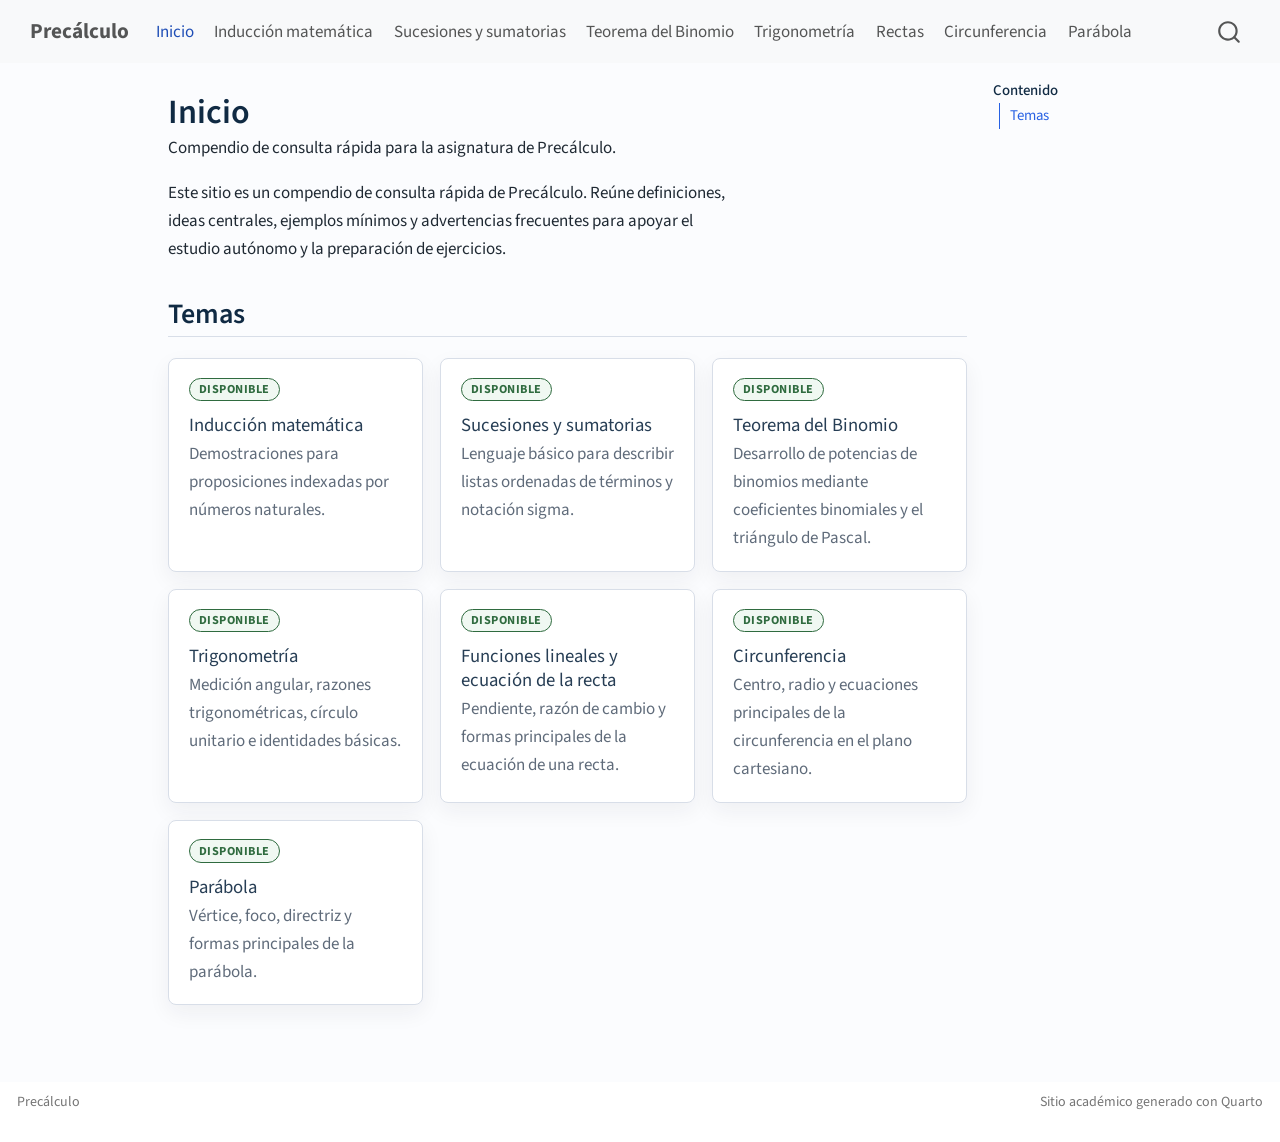
<file: docs/index.html>
<!DOCTYPE html>
<html xmlns="http://www.w3.org/1999/xhtml" lang="es" xml:lang="es"><head>

<meta charset="utf-8">
<meta name="generator" content="quarto-1.9.37">

<meta name="viewport" content="width=device-width, initial-scale=1.0, user-scalable=yes">

<meta name="description" content="Compendio de consulta rápida para la asignatura de Precálculo.">

<title>Inicio – Precálculo</title>
<style>
/* Default styles provided by pandoc.
** See https://pandoc.org/MANUAL.html#variables-for-html for config info.
*/
code{white-space: pre-wrap;}
span.smallcaps{font-variant: small-caps;}
div.columns{display: flex; gap: min(4vw, 1.5em);}
div.column{flex: auto; overflow-x: auto;}
div.hanging-indent{margin-left: 1.5em; text-indent: -1.5em;}
ul.task-list{list-style: none;}
ul.task-list li input[type="checkbox"] {
  width: 0.8em;
  margin: 0 0.8em 0.2em -1em; /* quarto-specific, see https://github.com/quarto-dev/quarto-cli/issues/4556 */ 
  vertical-align: middle;
}
</style>


<script src="site_libs/quarto-nav/quarto-nav.js"></script>
<script src="site_libs/quarto-nav/headroom.min.js"></script>
<script src="site_libs/clipboard/clipboard.min.js"></script>
<script src="site_libs/quarto-search/autocomplete.umd.js"></script>
<script src="site_libs/quarto-search/fuse.min.js"></script>
<script src="site_libs/quarto-search/quarto-search.js"></script>
<meta name="quarto:offset" content="./">
<script src="site_libs/quarto-html/quarto.js" type="module"></script>
<script src="site_libs/quarto-html/tabsets/tabsets.js" type="module"></script>
<script src="site_libs/quarto-html/popper.min.js"></script>
<script src="site_libs/quarto-html/tippy.umd.min.js"></script>
<script src="site_libs/quarto-html/anchor.min.js"></script>
<link href="site_libs/quarto-html/tippy.css" rel="stylesheet">
<link href="site_libs/quarto-html/quarto-syntax-highlighting-7f8f88aac4f3542376d5c11b86a4c14d.css" rel="stylesheet" id="quarto-text-highlighting-styles">
<script src="site_libs/bootstrap/bootstrap.min.js"></script>
<link href="site_libs/bootstrap/bootstrap-icons.css" rel="stylesheet">
<link href="site_libs/bootstrap/bootstrap-a0f9fd0d421825b736dc1bbcbcba2219.min.css" rel="stylesheet" append-hash="true" id="quarto-bootstrap" data-mode="light">
<script id="quarto-search-options" type="application/json">{
  "location": "navbar",
  "copy-button": false,
  "collapse-after": 3,
  "panel-placement": "end",
  "type": "overlay",
  "limit": 50,
  "keyboard-shortcut": [
    "f",
    "/",
    "s"
  ],
  "show-item-context": false,
  "language": {
    "search-no-results-text": "No se han encontrado resultados",
    "search-matching-documents-text": "documentos encontrados",
    "search-copy-link-title": "Copiar el enlace en la búsqueda",
    "search-hide-matches-text": "Ocultar resultados adicionales",
    "search-more-match-text": "resultado adicional en este documento",
    "search-more-matches-text": "resultados adicionales en este documento",
    "search-clear-button-title": "Borrar",
    "search-text-placeholder": "",
    "search-detached-cancel-button-title": "Cancelar",
    "search-submit-button-title": "Enviar",
    "search-label": "Buscar"
  }
}</script>


<link rel="stylesheet" href="styles/custom.css">
</head>

<body class="nav-fixed quarto-light">

<div id="quarto-search-results"></div>
  <header id="quarto-header" class="headroom fixed-top">
    <nav class="navbar navbar-expand-lg " data-bs-theme="dark">
      <div class="navbar-container container-fluid">
      <div class="navbar-brand-container mx-auto">
    <a class="navbar-brand" href="./index.html">
    <span class="navbar-title">Precálculo</span>
    </a>
  </div>
            <div id="quarto-search" class="" title="Buscar"></div>
          <button class="navbar-toggler" type="button" data-bs-toggle="collapse" data-bs-target="#navbarCollapse" aria-controls="navbarCollapse" role="menu" aria-expanded="false" aria-label="Navegación de palanca" onclick="if (window.quartoToggleHeadroom) { window.quartoToggleHeadroom(); }">
  <span class="navbar-toggler-icon"></span>
</button>
          <div class="collapse navbar-collapse" id="navbarCollapse">
            <ul class="navbar-nav navbar-nav-scroll me-auto">
  <li class="nav-item">
    <a class="nav-link active" href="./index.html" aria-current="page"> 
<span class="menu-text">Inicio</span></a>
  </li>  
  <li class="nav-item">
    <a class="nav-link" href="./temas/induccion.html"> 
<span class="menu-text">Inducción matemática</span></a>
  </li>  
  <li class="nav-item">
    <a class="nav-link" href="./temas/sucesiones-sumatorias.html"> 
<span class="menu-text">Sucesiones y sumatorias</span></a>
  </li>  
  <li class="nav-item">
    <a class="nav-link" href="./temas/teorema-binomio.html"> 
<span class="menu-text">Teorema del Binomio</span></a>
  </li>  
  <li class="nav-item">
    <a class="nav-link" href="./temas/trigonometria.html"> 
<span class="menu-text">Trigonometría</span></a>
  </li>  
  <li class="nav-item">
    <a class="nav-link" href="./temas/funciones-lineales-recta.html"> 
<span class="menu-text">Rectas</span></a>
  </li>  
  <li class="nav-item">
    <a class="nav-link" href="./temas/circunferencia.html"> 
<span class="menu-text">Circunferencia</span></a>
  </li>  
  <li class="nav-item">
    <a class="nav-link" href="./temas/parabola.html"> 
<span class="menu-text">Parábola</span></a>
  </li>  
</ul>
          </div> <!-- /navcollapse -->
            <div class="quarto-navbar-tools">
</div>
      </div> <!-- /container-fluid -->
    </nav>
</header>
<!-- content -->
<div id="quarto-content" class="quarto-container page-columns page-rows-contents page-layout-article page-navbar">
<!-- sidebar -->
<!-- margin-sidebar -->
    <div id="quarto-margin-sidebar" class="sidebar margin-sidebar">
        <nav id="TOC" role="doc-toc" class="toc-active">
    <h2 id="toc-title">Contenido</h2>
   
  <ul>
  <li><a href="#temas" id="toc-temas" class="nav-link active" data-scroll-target="#temas">Temas</a></li>
  </ul>
</nav>
    </div>
<!-- main -->
<main class="content" id="quarto-document-content">

<header id="title-block-header" class="quarto-title-block default">
<div class="quarto-title">
<h1 class="title">Inicio</h1>
</div>

<div>
  <div class="description">
    Compendio de consulta rápida para la asignatura de Precálculo.
  </div>
</div>


<div class="quarto-title-meta">

    
  
    
  </div>
  


</header>


<p>Este sitio es un compendio de consulta rápida de Precálculo. Reúne definiciones, ideas centrales, ejemplos mínimos y advertencias frecuentes para apoyar el estudio autónomo y la preparación de ejercicios.</p>
<section id="temas" class="level2">
<h2 class="anchored" data-anchor-id="temas">Temas</h2>
<div class="topic-grid">
<div class="topic-card is-available">
<p class="topic-status">
Disponible
</p>
<section id="inducción-matemática" class="level3">
<h3 class="anchored" data-anchor-id="inducción-matemática"><a href="./temas/induccion.html">Inducción matemática</a></h3>
<p>Demostraciones para proposiciones indexadas por números naturales.</p>
</section>
</div>
<div class="topic-card is-available">
<p class="topic-status">
Disponible
</p>
<section id="sucesiones-y-sumatorias" class="level3">
<h3 class="anchored" data-anchor-id="sucesiones-y-sumatorias"><a href="./temas/sucesiones-sumatorias.html">Sucesiones y sumatorias</a></h3>
<p>Lenguaje básico para describir listas ordenadas de términos y notación sigma.</p>
</section>
</div>
<div class="topic-card is-available">
<p class="topic-status">
Disponible
</p>
<section id="teorema-del-binomio" class="level3">
<h3 class="anchored" data-anchor-id="teorema-del-binomio"><a href="./temas/teorema-binomio.html">Teorema del Binomio</a></h3>
<p>Desarrollo de potencias de binomios mediante coeficientes binomiales y el triángulo de Pascal.</p>
</section>
</div>
<div class="topic-card is-available">
<p class="topic-status">
Disponible
</p>
<section id="trigonometría" class="level3">
<h3 class="anchored" data-anchor-id="trigonometría"><a href="./temas/trigonometria.html">Trigonometría</a></h3>
<p>Medición angular, razones trigonométricas, círculo unitario e identidades básicas.</p>
</section>
</div>
<div class="topic-card is-available">
<p class="topic-status">
Disponible
</p>
<section id="funciones-lineales-y-ecuación-de-la-recta" class="level3">
<h3 class="anchored" data-anchor-id="funciones-lineales-y-ecuación-de-la-recta"><a href="./temas/funciones-lineales-recta.html">Funciones lineales y ecuación de la recta</a></h3>
<p>Pendiente, razón de cambio y formas principales de la ecuación de una recta.</p>
</section>
</div>
<div class="topic-card is-available">
<p class="topic-status">
Disponible
</p>
<section id="circunferencia" class="level3">
<h3 class="anchored" data-anchor-id="circunferencia"><a href="./temas/circunferencia.html">Circunferencia</a></h3>
<p>Centro, radio y ecuaciones principales de la circunferencia en el plano cartesiano.</p>
</section>
</div>
<div class="topic-card is-available">
<p class="topic-status">
Disponible
</p>
<section id="parábola" class="level3">
<h3 class="anchored" data-anchor-id="parábola"><a href="./temas/parabola.html">Parábola</a></h3>
<p>Vértice, foco, directriz y formas principales de la parábola.</p>
</section>
</div>
</div>


</section>

</main> <!-- /main -->
<script id="quarto-html-after-body" type="application/javascript">
  window.document.addEventListener("DOMContentLoaded", function (event) {
    const icon = "";
    const anchorJS = new window.AnchorJS();
    anchorJS.options = {
      placement: 'right',
      icon: icon
    };
    anchorJS.add('.anchored');
    const isCodeAnnotation = (el) => {
      for (const clz of el.classList) {
        if (clz.startsWith('code-annotation-')) {                     
          return true;
        }
      }
      return false;
    }
    const onCopySuccess = function(e) {
      // button target
      const button = e.trigger;
      // don't keep focus
      button.blur();
      // flash "checked"
      button.classList.add('code-copy-button-checked');
      var currentTitle = button.getAttribute("title");
      button.setAttribute("title", "Copiado");
      let tooltip;
      if (window.bootstrap) {
        button.setAttribute("data-bs-toggle", "tooltip");
        button.setAttribute("data-bs-placement", "left");
        button.setAttribute("data-bs-title", "Copiado");
        tooltip = new bootstrap.Tooltip(button, 
          { trigger: "manual", 
            customClass: "code-copy-button-tooltip",
            offset: [0, -8]});
        tooltip.show();    
      }
      setTimeout(function() {
        if (tooltip) {
          tooltip.hide();
          button.removeAttribute("data-bs-title");
          button.removeAttribute("data-bs-toggle");
          button.removeAttribute("data-bs-placement");
        }
        button.setAttribute("title", currentTitle);
        button.classList.remove('code-copy-button-checked');
      }, 1000);
      // clear code selection
      e.clearSelection();
    }
    const getTextToCopy = function(trigger) {
      const outerScaffold = trigger.parentElement.cloneNode(true);
      const codeEl = outerScaffold.querySelector('code');
      for (const childEl of codeEl.children) {
        if (isCodeAnnotation(childEl)) {
          childEl.remove();
        }
      }
      return codeEl.innerText;
    }
    const clipboard = new window.ClipboardJS('.code-copy-button:not([data-in-quarto-modal])', {
      text: getTextToCopy
    });
    clipboard.on('success', onCopySuccess);
    if (window.document.getElementById('quarto-embedded-source-code-modal')) {
      const clipboardModal = new window.ClipboardJS('.code-copy-button[data-in-quarto-modal]', {
        text: getTextToCopy,
        container: window.document.getElementById('quarto-embedded-source-code-modal')
      });
      clipboardModal.on('success', onCopySuccess);
    }
      var localhostRegex = new RegExp(/^(?:http|https):\/\/localhost\:?[0-9]*\//);
      var mailtoRegex = new RegExp(/^mailto:/);
        var filterRegex = new RegExp('/' + window.location.host + '/');
      var isInternal = (href) => {
          return filterRegex.test(href) || localhostRegex.test(href) || mailtoRegex.test(href);
      }
      // Inspect non-navigation links and adorn them if external
     var links = window.document.querySelectorAll('a[href]:not(.nav-link):not(.navbar-brand):not(.toc-action):not(.sidebar-link):not(.sidebar-item-toggle):not(.pagination-link):not(.no-external):not([aria-hidden]):not(.dropdown-item):not(.quarto-navigation-tool):not(.about-link)');
      for (var i=0; i<links.length; i++) {
        const link = links[i];
        if (!isInternal(link.href)) {
          // undo the damage that might have been done by quarto-nav.js in the case of
          // links that we want to consider external
          if (link.dataset.originalHref !== undefined) {
            link.href = link.dataset.originalHref;
          }
        }
      }
    function tippyHover(el, contentFn, onTriggerFn, onUntriggerFn) {
      const config = {
        allowHTML: true,
        maxWidth: 500,
        delay: 100,
        arrow: false,
        appendTo: function(el) {
            return el.parentElement;
        },
        interactive: true,
        interactiveBorder: 10,
        theme: 'quarto',
        placement: 'bottom-start',
      };
      if (contentFn) {
        config.content = contentFn;
      }
      if (onTriggerFn) {
        config.onTrigger = onTriggerFn;
      }
      if (onUntriggerFn) {
        config.onUntrigger = onUntriggerFn;
      }
      window.tippy(el, config); 
    }
    const noterefs = window.document.querySelectorAll('a[role="doc-noteref"]');
    for (var i=0; i<noterefs.length; i++) {
      const ref = noterefs[i];
      tippyHover(ref, function() {
        // use id or data attribute instead here
        let href = ref.getAttribute('data-footnote-href') || ref.getAttribute('href');
        try { href = new URL(href).hash; } catch {}
        const id = href.replace(/^#\/?/, "");
        const note = window.document.getElementById(id);
        if (note) {
          return note.innerHTML;
        } else {
          return "";
        }
      });
    }
    const xrefs = window.document.querySelectorAll('a.quarto-xref');
    const processXRef = (id, note) => {
      // Strip column container classes
      const stripColumnClz = (el) => {
        el.classList.remove("page-full", "page-columns");
        if (el.children) {
          for (const child of el.children) {
            stripColumnClz(child);
          }
        }
      }
      stripColumnClz(note)
      if (id === null || id.startsWith('sec-')) {
        // Special case sections, only their first couple elements
        const container = document.createElement("div");
        if (note.children && note.children.length > 2) {
          container.appendChild(note.children[0].cloneNode(true));
          for (let i = 1; i < note.children.length; i++) {
            const child = note.children[i];
            if (child.tagName === "P" && child.innerText === "") {
              continue;
            } else {
              container.appendChild(child.cloneNode(true));
              break;
            }
          }
          if (window.Quarto?.typesetMath) {
            window.Quarto.typesetMath(container);
          }
          return container.innerHTML
        } else {
          if (window.Quarto?.typesetMath) {
            window.Quarto.typesetMath(note);
          }
          return note.innerHTML;
        }
      } else {
        // Remove any anchor links if they are present
        const anchorLink = note.querySelector('a.anchorjs-link');
        if (anchorLink) {
          anchorLink.remove();
        }
        if (window.Quarto?.typesetMath) {
          window.Quarto.typesetMath(note);
        }
        if (note.classList.contains("callout")) {
          return note.outerHTML;
        } else {
          return note.innerHTML;
        }
      }
    }
    for (var i=0; i<xrefs.length; i++) {
      const xref = xrefs[i];
      tippyHover(xref, undefined, function(instance) {
        instance.disable();
        let url = xref.getAttribute('href');
        let hash = undefined; 
        if (url.startsWith('#')) {
          hash = url;
        } else {
          try { hash = new URL(url).hash; } catch {}
        }
        if (hash) {
          const id = hash.replace(/^#\/?/, "");
          const note = window.document.getElementById(id);
          if (note !== null) {
            try {
              const html = processXRef(id, note.cloneNode(true));
              instance.setContent(html);
            } finally {
              instance.enable();
              instance.show();
            }
          } else {
            // See if we can fetch this
            fetch(url.split('#')[0])
            .then(res => res.text())
            .then(html => {
              const parser = new DOMParser();
              const htmlDoc = parser.parseFromString(html, "text/html");
              const note = htmlDoc.getElementById(id);
              if (note !== null) {
                const html = processXRef(id, note);
                instance.setContent(html);
              } 
            }).finally(() => {
              instance.enable();
              instance.show();
            });
          }
        } else {
          // See if we can fetch a full url (with no hash to target)
          // This is a special case and we should probably do some content thinning / targeting
          fetch(url)
          .then(res => res.text())
          .then(html => {
            const parser = new DOMParser();
            const htmlDoc = parser.parseFromString(html, "text/html");
            const note = htmlDoc.querySelector('main.content');
            if (note !== null) {
              // This should only happen for chapter cross references
              // (since there is no id in the URL)
              // remove the first header
              if (note.children.length > 0 && note.children[0].tagName === "HEADER") {
                note.children[0].remove();
              }
              const html = processXRef(null, note);
              instance.setContent(html);
            } 
          }).finally(() => {
            instance.enable();
            instance.show();
          });
        }
      }, function(instance) {
      });
    }
        let selectedAnnoteEl;
        const selectorForAnnotation = ( cell, annotation) => {
          let cellAttr = 'data-code-cell="' + cell + '"';
          let lineAttr = 'data-code-annotation="' +  annotation + '"';
          const selector = 'span[' + cellAttr + '][' + lineAttr + ']';
          return selector;
        }
        const selectCodeLines = (annoteEl) => {
          const doc = window.document;
          const targetCell = annoteEl.getAttribute("data-target-cell");
          const targetAnnotation = annoteEl.getAttribute("data-target-annotation");
          const annoteSpan = window.document.querySelector(selectorForAnnotation(targetCell, targetAnnotation));
          const lines = annoteSpan.getAttribute("data-code-lines").split(",");
          const lineIds = lines.map((line) => {
            return targetCell + "-" + line;
          })
          let top = null;
          let height = null;
          let parent = null;
          if (lineIds.length > 0) {
              //compute the position of the single el (top and bottom and make a div)
              const el = window.document.getElementById(lineIds[0]);
              top = el.offsetTop;
              height = el.offsetHeight;
              parent = el.parentElement.parentElement;
            if (lineIds.length > 1) {
              const lastEl = window.document.getElementById(lineIds[lineIds.length - 1]);
              const bottom = lastEl.offsetTop + lastEl.offsetHeight;
              height = bottom - top;
            }
            if (top !== null && height !== null && parent !== null) {
              // cook up a div (if necessary) and position it 
              let div = window.document.getElementById("code-annotation-line-highlight");
              if (div === null) {
                div = window.document.createElement("div");
                div.setAttribute("id", "code-annotation-line-highlight");
                div.style.position = 'absolute';
                parent.appendChild(div);
              }
              div.style.top = top - 2 + "px";
              div.style.height = height + 4 + "px";
              div.style.left = 0;
              let gutterDiv = window.document.getElementById("code-annotation-line-highlight-gutter");
              if (gutterDiv === null) {
                gutterDiv = window.document.createElement("div");
                gutterDiv.setAttribute("id", "code-annotation-line-highlight-gutter");
                gutterDiv.style.position = 'absolute';
                const codeCell = window.document.getElementById(targetCell);
                const gutter = codeCell.querySelector('.code-annotation-gutter');
                gutter.appendChild(gutterDiv);
              }
              gutterDiv.style.top = top - 2 + "px";
              gutterDiv.style.height = height + 4 + "px";
            }
            selectedAnnoteEl = annoteEl;
          }
        };
        const unselectCodeLines = () => {
          const elementsIds = ["code-annotation-line-highlight", "code-annotation-line-highlight-gutter"];
          elementsIds.forEach((elId) => {
            const div = window.document.getElementById(elId);
            if (div) {
              div.remove();
            }
          });
          selectedAnnoteEl = undefined;
        };
          // Handle positioning of the toggle
      window.addEventListener(
        "resize",
        throttle(() => {
          elRect = undefined;
          if (selectedAnnoteEl) {
            selectCodeLines(selectedAnnoteEl);
          }
        }, 10)
      );
      function throttle(fn, ms) {
      let throttle = false;
      let timer;
        return (...args) => {
          if(!throttle) { // first call gets through
              fn.apply(this, args);
              throttle = true;
          } else { // all the others get throttled
              if(timer) clearTimeout(timer); // cancel #2
              timer = setTimeout(() => {
                fn.apply(this, args);
                timer = throttle = false;
              }, ms);
          }
        };
      }
        // Attach click handler to the DT
        const annoteDls = window.document.querySelectorAll('dt[data-target-cell]');
        for (const annoteDlNode of annoteDls) {
          annoteDlNode.addEventListener('click', (event) => {
            const clickedEl = event.target;
            if (clickedEl !== selectedAnnoteEl) {
              unselectCodeLines();
              const activeEl = window.document.querySelector('dt[data-target-cell].code-annotation-active');
              if (activeEl) {
                activeEl.classList.remove('code-annotation-active');
              }
              selectCodeLines(clickedEl);
              clickedEl.classList.add('code-annotation-active');
            } else {
              // Unselect the line
              unselectCodeLines();
              clickedEl.classList.remove('code-annotation-active');
            }
          });
        }
    const findCites = (el) => {
      const parentEl = el.parentElement;
      if (parentEl) {
        const cites = parentEl.dataset.cites;
        if (cites) {
          return {
            el,
            cites: cites.split(' ')
          };
        } else {
          return findCites(el.parentElement)
        }
      } else {
        return undefined;
      }
    };
    var bibliorefs = window.document.querySelectorAll('a[role="doc-biblioref"]');
    for (var i=0; i<bibliorefs.length; i++) {
      const ref = bibliorefs[i];
      const citeInfo = findCites(ref);
      if (citeInfo) {
        tippyHover(citeInfo.el, function() {
          var popup = window.document.createElement('div');
          citeInfo.cites.forEach(function(cite) {
            var citeDiv = window.document.createElement('div');
            citeDiv.classList.add('hanging-indent');
            citeDiv.classList.add('csl-entry');
            var biblioDiv = window.document.getElementById('ref-' + cite);
            if (biblioDiv) {
              citeDiv.innerHTML = biblioDiv.innerHTML;
            }
            popup.appendChild(citeDiv);
          });
          return popup.innerHTML;
        });
      }
    }
  });
  </script>
</div> <!-- /content -->
<footer class="footer">
  <div class="nav-footer">
    <div class="nav-footer-left">
<p>Precálculo</p>
</div>   
    <div class="nav-footer-center">
      &nbsp;
    </div>
    <div class="nav-footer-right">
<p>Sitio académico generado con Quarto</p>
</div>
  </div>
</footer>
<script>
(() => {
  const cssHref = Array.from(document.querySelectorAll('link[rel="stylesheet"]'))
    .map((link) => link.getAttribute("href") || "")
    .find((href) => href.endsWith("styles/custom.css"));
  const basePath = cssHref ? cssHref.replace(/styles\/custom\.css$/, "") : "";
  const script = document.createElement("script");
  script.src = `${basePath}scripts/main.js`;
  script.defer = true;
  document.body.appendChild(script);
})();
</script>




</body></html>
</file>
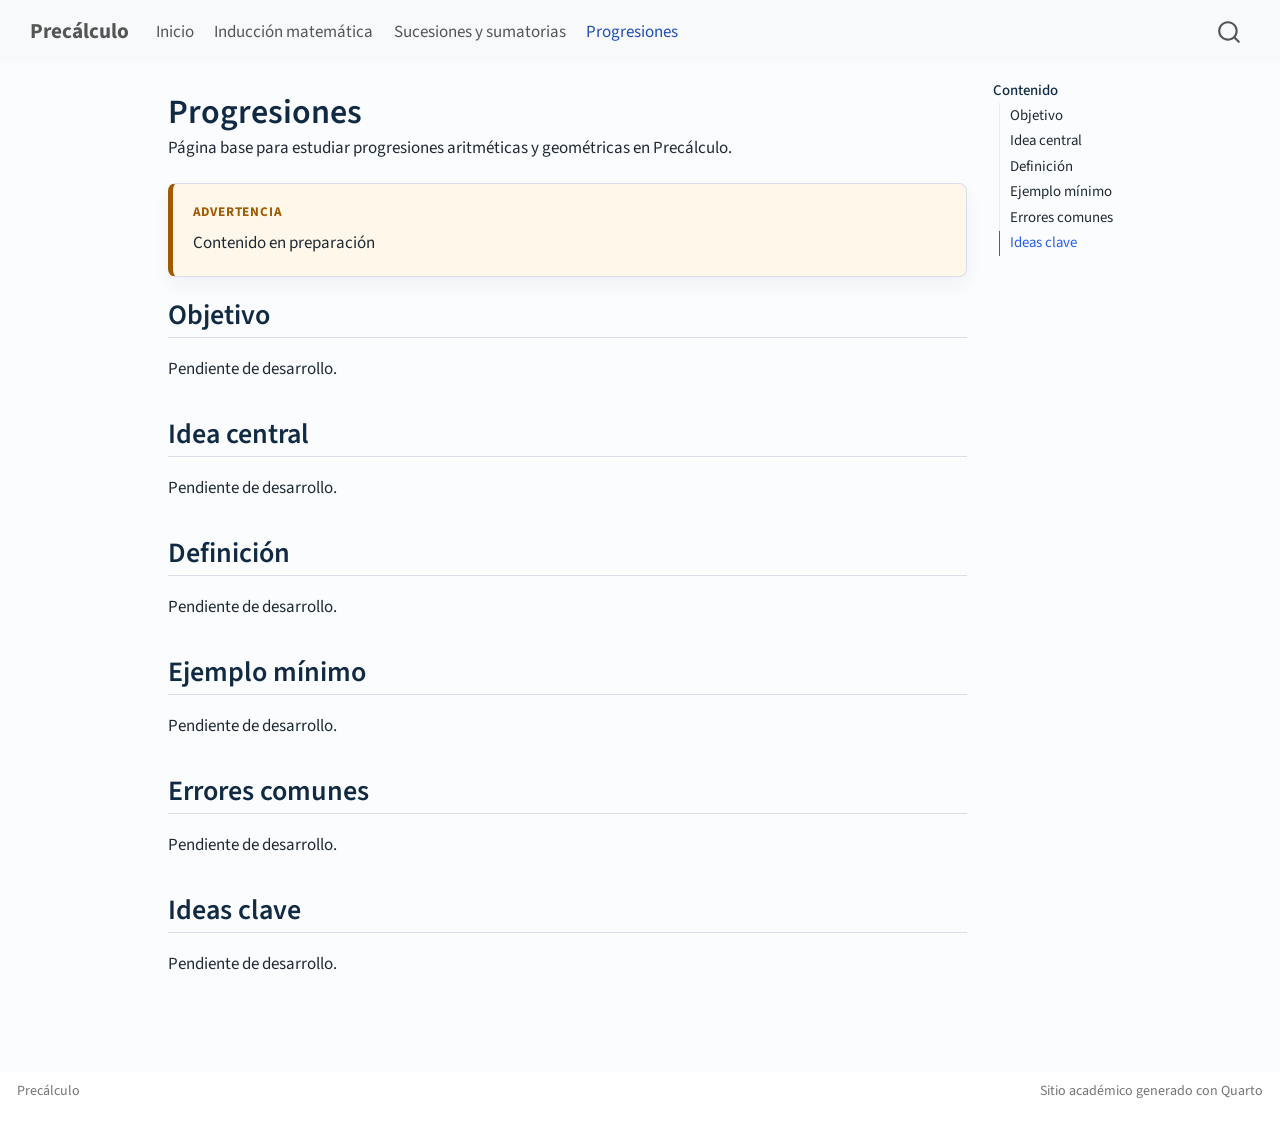
<file: docs/temas/progresiones.html>
<!DOCTYPE html>
<html xmlns="http://www.w3.org/1999/xhtml" lang="es" xml:lang="es"><head>

<meta charset="utf-8">
<meta name="generator" content="quarto-1.9.37">

<meta name="viewport" content="width=device-width, initial-scale=1.0, user-scalable=yes">

<meta name="description" content="Página base para estudiar progresiones aritméticas y geométricas en Precálculo.">

<title>Progresiones – Precálculo</title>
<style>
/* Default styles provided by pandoc.
** See https://pandoc.org/MANUAL.html#variables-for-html for config info.
*/
code{white-space: pre-wrap;}
span.smallcaps{font-variant: small-caps;}
div.columns{display: flex; gap: min(4vw, 1.5em);}
div.column{flex: auto; overflow-x: auto;}
div.hanging-indent{margin-left: 1.5em; text-indent: -1.5em;}
ul.task-list{list-style: none;}
ul.task-list li input[type="checkbox"] {
  width: 0.8em;
  margin: 0 0.8em 0.2em -1em; /* quarto-specific, see https://github.com/quarto-dev/quarto-cli/issues/4556 */ 
  vertical-align: middle;
}
</style>


<script src="../site_libs/quarto-nav/quarto-nav.js"></script>
<script src="../site_libs/quarto-nav/headroom.min.js"></script>
<script src="../site_libs/clipboard/clipboard.min.js"></script>
<script src="../site_libs/quarto-search/autocomplete.umd.js"></script>
<script src="../site_libs/quarto-search/fuse.min.js"></script>
<script src="../site_libs/quarto-search/quarto-search.js"></script>
<meta name="quarto:offset" content="../">
<script src="../site_libs/quarto-html/quarto.js" type="module"></script>
<script src="../site_libs/quarto-html/tabsets/tabsets.js" type="module"></script>
<script src="../site_libs/quarto-html/popper.min.js"></script>
<script src="../site_libs/quarto-html/tippy.umd.min.js"></script>
<script src="../site_libs/quarto-html/anchor.min.js"></script>
<link href="../site_libs/quarto-html/tippy.css" rel="stylesheet">
<link href="../site_libs/quarto-html/quarto-syntax-highlighting-7f8f88aac4f3542376d5c11b86a4c14d.css" rel="stylesheet" id="quarto-text-highlighting-styles">
<script src="../site_libs/bootstrap/bootstrap.min.js"></script>
<link href="../site_libs/bootstrap/bootstrap-icons.css" rel="stylesheet">
<link href="../site_libs/bootstrap/bootstrap-a0f9fd0d421825b736dc1bbcbcba2219.min.css" rel="stylesheet" append-hash="true" id="quarto-bootstrap" data-mode="light">
<script id="quarto-search-options" type="application/json">{
  "location": "navbar",
  "copy-button": false,
  "collapse-after": 3,
  "panel-placement": "end",
  "type": "overlay",
  "limit": 50,
  "keyboard-shortcut": [
    "f",
    "/",
    "s"
  ],
  "show-item-context": false,
  "language": {
    "search-no-results-text": "No se han encontrado resultados",
    "search-matching-documents-text": "documentos encontrados",
    "search-copy-link-title": "Copiar el enlace en la búsqueda",
    "search-hide-matches-text": "Ocultar resultados adicionales",
    "search-more-match-text": "resultado adicional en este documento",
    "search-more-matches-text": "resultados adicionales en este documento",
    "search-clear-button-title": "Borrar",
    "search-text-placeholder": "",
    "search-detached-cancel-button-title": "Cancelar",
    "search-submit-button-title": "Enviar",
    "search-label": "Buscar"
  }
}</script>


<link rel="stylesheet" href="../styles/custom.css">
</head>

<body class="nav-fixed quarto-light">

<div id="quarto-search-results"></div>
  <header id="quarto-header" class="headroom fixed-top">
    <nav class="navbar navbar-expand-lg " data-bs-theme="dark">
      <div class="navbar-container container-fluid">
      <div class="navbar-brand-container mx-auto">
    <a class="navbar-brand" href="../index.html">
    <span class="navbar-title">Precálculo</span>
    </a>
  </div>
            <div id="quarto-search" class="" title="Buscar"></div>
          <button class="navbar-toggler" type="button" data-bs-toggle="collapse" data-bs-target="#navbarCollapse" aria-controls="navbarCollapse" role="menu" aria-expanded="false" aria-label="Navegación de palanca" onclick="if (window.quartoToggleHeadroom) { window.quartoToggleHeadroom(); }">
  <span class="navbar-toggler-icon"></span>
</button>
          <div class="collapse navbar-collapse" id="navbarCollapse">
            <ul class="navbar-nav navbar-nav-scroll me-auto">
  <li class="nav-item">
    <a class="nav-link" href="../index.html"> 
<span class="menu-text">Inicio</span></a>
  </li>  
  <li class="nav-item">
    <a class="nav-link" href="../temas/induccion.html"> 
<span class="menu-text">Inducción matemática</span></a>
  </li>  
  <li class="nav-item">
    <a class="nav-link" href="../temas/sucesiones-sumatorias.html"> 
<span class="menu-text">Sucesiones y sumatorias</span></a>
  </li>  
  <li class="nav-item">
    <a class="nav-link active" href="../temas/progresiones.html" aria-current="page"> 
<span class="menu-text">Progresiones</span></a>
  </li>  
</ul>
          </div> <!-- /navcollapse -->
            <div class="quarto-navbar-tools">
</div>
      </div> <!-- /container-fluid -->
    </nav>
</header>
<!-- content -->
<div id="quarto-content" class="quarto-container page-columns page-rows-contents page-layout-article page-navbar">
<!-- sidebar -->
<!-- margin-sidebar -->
    <div id="quarto-margin-sidebar" class="sidebar margin-sidebar">
        <nav id="TOC" role="doc-toc" class="toc-active">
    <h2 id="toc-title">Contenido</h2>
   
  <ul>
  <li><a href="#objetivo" id="toc-objetivo" class="nav-link active" data-scroll-target="#objetivo">Objetivo</a></li>
  <li><a href="#idea-central" id="toc-idea-central" class="nav-link" data-scroll-target="#idea-central">Idea central</a></li>
  <li><a href="#definición" id="toc-definición" class="nav-link" data-scroll-target="#definición">Definición</a></li>
  <li><a href="#ejemplo-mínimo" id="toc-ejemplo-mínimo" class="nav-link" data-scroll-target="#ejemplo-mínimo">Ejemplo mínimo</a></li>
  <li><a href="#errores-comunes" id="toc-errores-comunes" class="nav-link" data-scroll-target="#errores-comunes">Errores comunes</a></li>
  <li><a href="#ideas-clave" id="toc-ideas-clave" class="nav-link" data-scroll-target="#ideas-clave">Ideas clave</a></li>
  </ul>
</nav>
    </div>
<!-- main -->
<main class="content" id="quarto-document-content">

<header id="title-block-header" class="quarto-title-block default">
<div class="quarto-title">
<h1 class="title">Progresiones</h1>
</div>

<div>
  <div class="description">
    Página base para estudiar progresiones aritméticas y geométricas en Precálculo.
  </div>
</div>


<div class="quarto-title-meta">

    
  
    
  </div>
  


</header>


<div class="advertencia">
<p>Contenido en preparación</p>
</div>
<section id="objetivo" class="level2">
<h2 class="anchored" data-anchor-id="objetivo">Objetivo</h2>
<p>Pendiente de desarrollo.</p>
</section>
<section id="idea-central" class="level2">
<h2 class="anchored" data-anchor-id="idea-central">Idea central</h2>
<p>Pendiente de desarrollo.</p>
</section>
<section id="definición" class="level2">
<h2 class="anchored" data-anchor-id="definición">Definición</h2>
<p>Pendiente de desarrollo.</p>
</section>
<section id="ejemplo-mínimo" class="level2">
<h2 class="anchored" data-anchor-id="ejemplo-mínimo">Ejemplo mínimo</h2>
<p>Pendiente de desarrollo.</p>
</section>
<section id="errores-comunes" class="level2">
<h2 class="anchored" data-anchor-id="errores-comunes">Errores comunes</h2>
<p>Pendiente de desarrollo.</p>
</section>
<section id="ideas-clave" class="level2">
<h2 class="anchored" data-anchor-id="ideas-clave">Ideas clave</h2>
<p>Pendiente de desarrollo.</p>


</section>

</main> <!-- /main -->
<script id="quarto-html-after-body" type="application/javascript">
  window.document.addEventListener("DOMContentLoaded", function (event) {
    const icon = "";
    const anchorJS = new window.AnchorJS();
    anchorJS.options = {
      placement: 'right',
      icon: icon
    };
    anchorJS.add('.anchored');
    const isCodeAnnotation = (el) => {
      for (const clz of el.classList) {
        if (clz.startsWith('code-annotation-')) {                     
          return true;
        }
      }
      return false;
    }
    const onCopySuccess = function(e) {
      // button target
      const button = e.trigger;
      // don't keep focus
      button.blur();
      // flash "checked"
      button.classList.add('code-copy-button-checked');
      var currentTitle = button.getAttribute("title");
      button.setAttribute("title", "Copiado");
      let tooltip;
      if (window.bootstrap) {
        button.setAttribute("data-bs-toggle", "tooltip");
        button.setAttribute("data-bs-placement", "left");
        button.setAttribute("data-bs-title", "Copiado");
        tooltip = new bootstrap.Tooltip(button, 
          { trigger: "manual", 
            customClass: "code-copy-button-tooltip",
            offset: [0, -8]});
        tooltip.show();    
      }
      setTimeout(function() {
        if (tooltip) {
          tooltip.hide();
          button.removeAttribute("data-bs-title");
          button.removeAttribute("data-bs-toggle");
          button.removeAttribute("data-bs-placement");
        }
        button.setAttribute("title", currentTitle);
        button.classList.remove('code-copy-button-checked');
      }, 1000);
      // clear code selection
      e.clearSelection();
    }
    const getTextToCopy = function(trigger) {
      const outerScaffold = trigger.parentElement.cloneNode(true);
      const codeEl = outerScaffold.querySelector('code');
      for (const childEl of codeEl.children) {
        if (isCodeAnnotation(childEl)) {
          childEl.remove();
        }
      }
      return codeEl.innerText;
    }
    const clipboard = new window.ClipboardJS('.code-copy-button:not([data-in-quarto-modal])', {
      text: getTextToCopy
    });
    clipboard.on('success', onCopySuccess);
    if (window.document.getElementById('quarto-embedded-source-code-modal')) {
      const clipboardModal = new window.ClipboardJS('.code-copy-button[data-in-quarto-modal]', {
        text: getTextToCopy,
        container: window.document.getElementById('quarto-embedded-source-code-modal')
      });
      clipboardModal.on('success', onCopySuccess);
    }
      var localhostRegex = new RegExp(/^(?:http|https):\/\/localhost\:?[0-9]*\//);
      var mailtoRegex = new RegExp(/^mailto:/);
        var filterRegex = new RegExp('/' + window.location.host + '/');
      var isInternal = (href) => {
          return filterRegex.test(href) || localhostRegex.test(href) || mailtoRegex.test(href);
      }
      // Inspect non-navigation links and adorn them if external
     var links = window.document.querySelectorAll('a[href]:not(.nav-link):not(.navbar-brand):not(.toc-action):not(.sidebar-link):not(.sidebar-item-toggle):not(.pagination-link):not(.no-external):not([aria-hidden]):not(.dropdown-item):not(.quarto-navigation-tool):not(.about-link)');
      for (var i=0; i<links.length; i++) {
        const link = links[i];
        if (!isInternal(link.href)) {
          // undo the damage that might have been done by quarto-nav.js in the case of
          // links that we want to consider external
          if (link.dataset.originalHref !== undefined) {
            link.href = link.dataset.originalHref;
          }
        }
      }
    function tippyHover(el, contentFn, onTriggerFn, onUntriggerFn) {
      const config = {
        allowHTML: true,
        maxWidth: 500,
        delay: 100,
        arrow: false,
        appendTo: function(el) {
            return el.parentElement;
        },
        interactive: true,
        interactiveBorder: 10,
        theme: 'quarto',
        placement: 'bottom-start',
      };
      if (contentFn) {
        config.content = contentFn;
      }
      if (onTriggerFn) {
        config.onTrigger = onTriggerFn;
      }
      if (onUntriggerFn) {
        config.onUntrigger = onUntriggerFn;
      }
      window.tippy(el, config); 
    }
    const noterefs = window.document.querySelectorAll('a[role="doc-noteref"]');
    for (var i=0; i<noterefs.length; i++) {
      const ref = noterefs[i];
      tippyHover(ref, function() {
        // use id or data attribute instead here
        let href = ref.getAttribute('data-footnote-href') || ref.getAttribute('href');
        try { href = new URL(href).hash; } catch {}
        const id = href.replace(/^#\/?/, "");
        const note = window.document.getElementById(id);
        if (note) {
          return note.innerHTML;
        } else {
          return "";
        }
      });
    }
    const xrefs = window.document.querySelectorAll('a.quarto-xref');
    const processXRef = (id, note) => {
      // Strip column container classes
      const stripColumnClz = (el) => {
        el.classList.remove("page-full", "page-columns");
        if (el.children) {
          for (const child of el.children) {
            stripColumnClz(child);
          }
        }
      }
      stripColumnClz(note)
      if (id === null || id.startsWith('sec-')) {
        // Special case sections, only their first couple elements
        const container = document.createElement("div");
        if (note.children && note.children.length > 2) {
          container.appendChild(note.children[0].cloneNode(true));
          for (let i = 1; i < note.children.length; i++) {
            const child = note.children[i];
            if (child.tagName === "P" && child.innerText === "") {
              continue;
            } else {
              container.appendChild(child.cloneNode(true));
              break;
            }
          }
          if (window.Quarto?.typesetMath) {
            window.Quarto.typesetMath(container);
          }
          return container.innerHTML
        } else {
          if (window.Quarto?.typesetMath) {
            window.Quarto.typesetMath(note);
          }
          return note.innerHTML;
        }
      } else {
        // Remove any anchor links if they are present
        const anchorLink = note.querySelector('a.anchorjs-link');
        if (anchorLink) {
          anchorLink.remove();
        }
        if (window.Quarto?.typesetMath) {
          window.Quarto.typesetMath(note);
        }
        if (note.classList.contains("callout")) {
          return note.outerHTML;
        } else {
          return note.innerHTML;
        }
      }
    }
    for (var i=0; i<xrefs.length; i++) {
      const xref = xrefs[i];
      tippyHover(xref, undefined, function(instance) {
        instance.disable();
        let url = xref.getAttribute('href');
        let hash = undefined; 
        if (url.startsWith('#')) {
          hash = url;
        } else {
          try { hash = new URL(url).hash; } catch {}
        }
        if (hash) {
          const id = hash.replace(/^#\/?/, "");
          const note = window.document.getElementById(id);
          if (note !== null) {
            try {
              const html = processXRef(id, note.cloneNode(true));
              instance.setContent(html);
            } finally {
              instance.enable();
              instance.show();
            }
          } else {
            // See if we can fetch this
            fetch(url.split('#')[0])
            .then(res => res.text())
            .then(html => {
              const parser = new DOMParser();
              const htmlDoc = parser.parseFromString(html, "text/html");
              const note = htmlDoc.getElementById(id);
              if (note !== null) {
                const html = processXRef(id, note);
                instance.setContent(html);
              } 
            }).finally(() => {
              instance.enable();
              instance.show();
            });
          }
        } else {
          // See if we can fetch a full url (with no hash to target)
          // This is a special case and we should probably do some content thinning / targeting
          fetch(url)
          .then(res => res.text())
          .then(html => {
            const parser = new DOMParser();
            const htmlDoc = parser.parseFromString(html, "text/html");
            const note = htmlDoc.querySelector('main.content');
            if (note !== null) {
              // This should only happen for chapter cross references
              // (since there is no id in the URL)
              // remove the first header
              if (note.children.length > 0 && note.children[0].tagName === "HEADER") {
                note.children[0].remove();
              }
              const html = processXRef(null, note);
              instance.setContent(html);
            } 
          }).finally(() => {
            instance.enable();
            instance.show();
          });
        }
      }, function(instance) {
      });
    }
        let selectedAnnoteEl;
        const selectorForAnnotation = ( cell, annotation) => {
          let cellAttr = 'data-code-cell="' + cell + '"';
          let lineAttr = 'data-code-annotation="' +  annotation + '"';
          const selector = 'span[' + cellAttr + '][' + lineAttr + ']';
          return selector;
        }
        const selectCodeLines = (annoteEl) => {
          const doc = window.document;
          const targetCell = annoteEl.getAttribute("data-target-cell");
          const targetAnnotation = annoteEl.getAttribute("data-target-annotation");
          const annoteSpan = window.document.querySelector(selectorForAnnotation(targetCell, targetAnnotation));
          const lines = annoteSpan.getAttribute("data-code-lines").split(",");
          const lineIds = lines.map((line) => {
            return targetCell + "-" + line;
          })
          let top = null;
          let height = null;
          let parent = null;
          if (lineIds.length > 0) {
              //compute the position of the single el (top and bottom and make a div)
              const el = window.document.getElementById(lineIds[0]);
              top = el.offsetTop;
              height = el.offsetHeight;
              parent = el.parentElement.parentElement;
            if (lineIds.length > 1) {
              const lastEl = window.document.getElementById(lineIds[lineIds.length - 1]);
              const bottom = lastEl.offsetTop + lastEl.offsetHeight;
              height = bottom - top;
            }
            if (top !== null && height !== null && parent !== null) {
              // cook up a div (if necessary) and position it 
              let div = window.document.getElementById("code-annotation-line-highlight");
              if (div === null) {
                div = window.document.createElement("div");
                div.setAttribute("id", "code-annotation-line-highlight");
                div.style.position = 'absolute';
                parent.appendChild(div);
              }
              div.style.top = top - 2 + "px";
              div.style.height = height + 4 + "px";
              div.style.left = 0;
              let gutterDiv = window.document.getElementById("code-annotation-line-highlight-gutter");
              if (gutterDiv === null) {
                gutterDiv = window.document.createElement("div");
                gutterDiv.setAttribute("id", "code-annotation-line-highlight-gutter");
                gutterDiv.style.position = 'absolute';
                const codeCell = window.document.getElementById(targetCell);
                const gutter = codeCell.querySelector('.code-annotation-gutter');
                gutter.appendChild(gutterDiv);
              }
              gutterDiv.style.top = top - 2 + "px";
              gutterDiv.style.height = height + 4 + "px";
            }
            selectedAnnoteEl = annoteEl;
          }
        };
        const unselectCodeLines = () => {
          const elementsIds = ["code-annotation-line-highlight", "code-annotation-line-highlight-gutter"];
          elementsIds.forEach((elId) => {
            const div = window.document.getElementById(elId);
            if (div) {
              div.remove();
            }
          });
          selectedAnnoteEl = undefined;
        };
          // Handle positioning of the toggle
      window.addEventListener(
        "resize",
        throttle(() => {
          elRect = undefined;
          if (selectedAnnoteEl) {
            selectCodeLines(selectedAnnoteEl);
          }
        }, 10)
      );
      function throttle(fn, ms) {
      let throttle = false;
      let timer;
        return (...args) => {
          if(!throttle) { // first call gets through
              fn.apply(this, args);
              throttle = true;
          } else { // all the others get throttled
              if(timer) clearTimeout(timer); // cancel #2
              timer = setTimeout(() => {
                fn.apply(this, args);
                timer = throttle = false;
              }, ms);
          }
        };
      }
        // Attach click handler to the DT
        const annoteDls = window.document.querySelectorAll('dt[data-target-cell]');
        for (const annoteDlNode of annoteDls) {
          annoteDlNode.addEventListener('click', (event) => {
            const clickedEl = event.target;
            if (clickedEl !== selectedAnnoteEl) {
              unselectCodeLines();
              const activeEl = window.document.querySelector('dt[data-target-cell].code-annotation-active');
              if (activeEl) {
                activeEl.classList.remove('code-annotation-active');
              }
              selectCodeLines(clickedEl);
              clickedEl.classList.add('code-annotation-active');
            } else {
              // Unselect the line
              unselectCodeLines();
              clickedEl.classList.remove('code-annotation-active');
            }
          });
        }
    const findCites = (el) => {
      const parentEl = el.parentElement;
      if (parentEl) {
        const cites = parentEl.dataset.cites;
        if (cites) {
          return {
            el,
            cites: cites.split(' ')
          };
        } else {
          return findCites(el.parentElement)
        }
      } else {
        return undefined;
      }
    };
    var bibliorefs = window.document.querySelectorAll('a[role="doc-biblioref"]');
    for (var i=0; i<bibliorefs.length; i++) {
      const ref = bibliorefs[i];
      const citeInfo = findCites(ref);
      if (citeInfo) {
        tippyHover(citeInfo.el, function() {
          var popup = window.document.createElement('div');
          citeInfo.cites.forEach(function(cite) {
            var citeDiv = window.document.createElement('div');
            citeDiv.classList.add('hanging-indent');
            citeDiv.classList.add('csl-entry');
            var biblioDiv = window.document.getElementById('ref-' + cite);
            if (biblioDiv) {
              citeDiv.innerHTML = biblioDiv.innerHTML;
            }
            popup.appendChild(citeDiv);
          });
          return popup.innerHTML;
        });
      }
    }
  });
  </script>
</div> <!-- /content -->
<footer class="footer">
  <div class="nav-footer">
    <div class="nav-footer-left">
<p>Precálculo</p>
</div>   
    <div class="nav-footer-center">
      &nbsp;
    </div>
    <div class="nav-footer-right">
<p>Sitio académico generado con Quarto</p>
</div>
  </div>
</footer>
<script>
(() => {
  const cssHref = Array.from(document.querySelectorAll('link[rel="stylesheet"]'))
    .map((link) => link.getAttribute("href") || "")
    .find((href) => href.endsWith("styles/custom.css"));
  const basePath = cssHref ? cssHref.replace(/styles\/custom\.css$/, "") : "";
  const script = document.createElement("script");
  script.src = `${basePath}scripts/main.js`;
  script.defer = true;
  document.body.appendChild(script);
})();
</script>




</body></html>
</file>
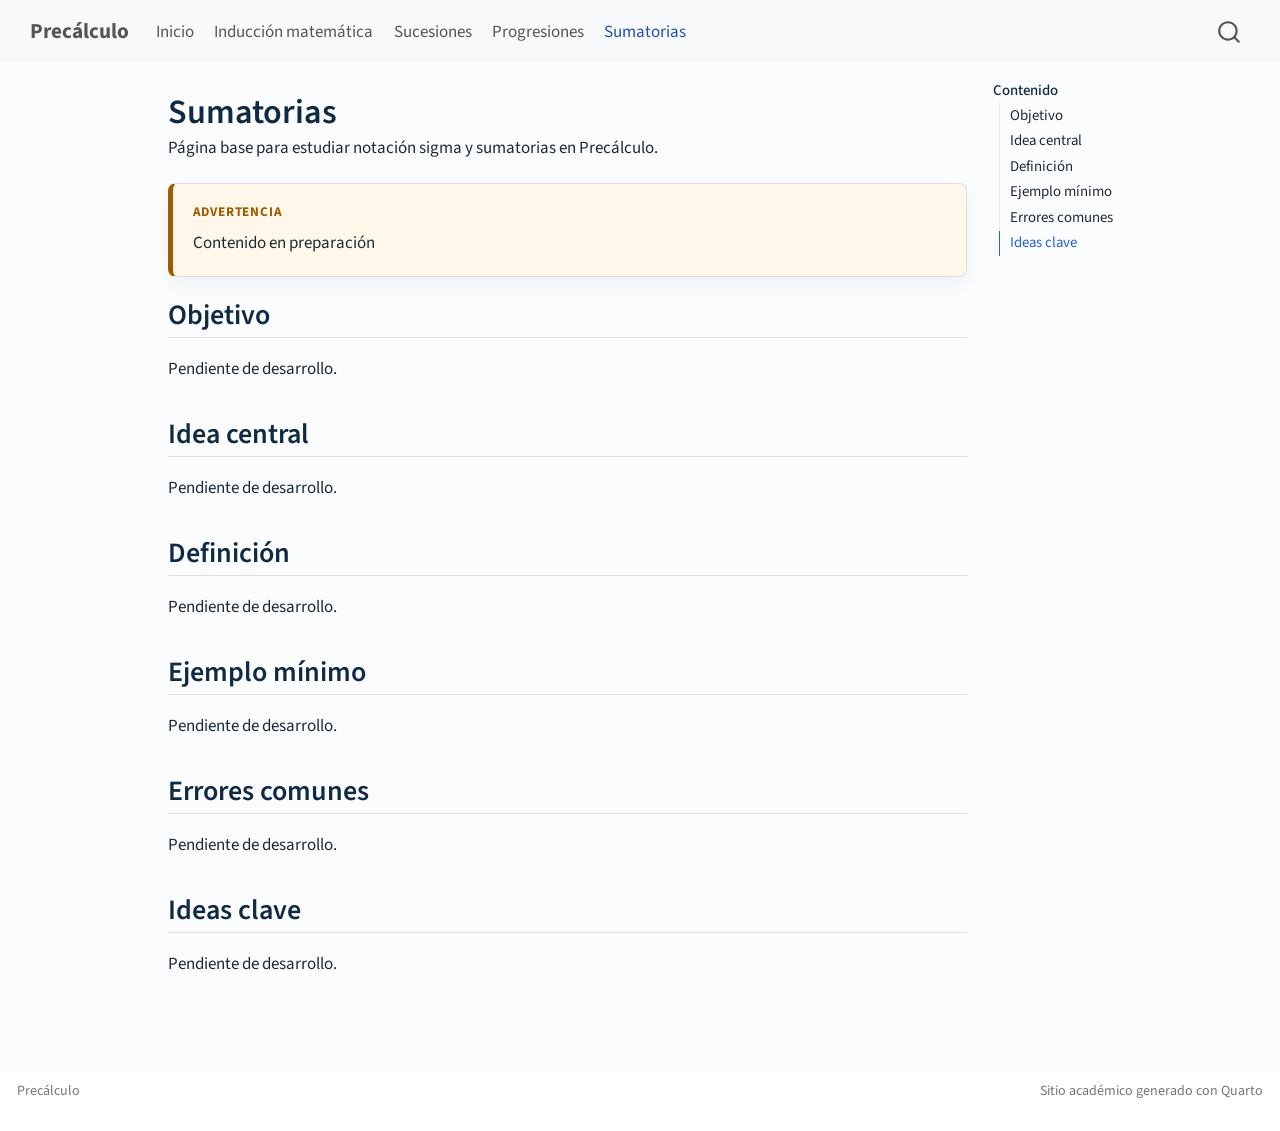
<file: docs/temas/sumatorias.html>
<!DOCTYPE html>
<html xmlns="http://www.w3.org/1999/xhtml" lang="es" xml:lang="es"><head>

<meta charset="utf-8">
<meta name="generator" content="quarto-1.9.37">

<meta name="viewport" content="width=device-width, initial-scale=1.0, user-scalable=yes">

<meta name="description" content="Página base para estudiar notación sigma y sumatorias en Precálculo.">

<title>Sumatorias – Precálculo</title>
<style>
/* Default styles provided by pandoc.
** See https://pandoc.org/MANUAL.html#variables-for-html for config info.
*/
code{white-space: pre-wrap;}
span.smallcaps{font-variant: small-caps;}
div.columns{display: flex; gap: min(4vw, 1.5em);}
div.column{flex: auto; overflow-x: auto;}
div.hanging-indent{margin-left: 1.5em; text-indent: -1.5em;}
ul.task-list{list-style: none;}
ul.task-list li input[type="checkbox"] {
  width: 0.8em;
  margin: 0 0.8em 0.2em -1em; /* quarto-specific, see https://github.com/quarto-dev/quarto-cli/issues/4556 */ 
  vertical-align: middle;
}
</style>


<script src="../site_libs/quarto-nav/quarto-nav.js"></script>
<script src="../site_libs/quarto-nav/headroom.min.js"></script>
<script src="../site_libs/clipboard/clipboard.min.js"></script>
<script src="../site_libs/quarto-search/autocomplete.umd.js"></script>
<script src="../site_libs/quarto-search/fuse.min.js"></script>
<script src="../site_libs/quarto-search/quarto-search.js"></script>
<meta name="quarto:offset" content="../">
<script src="../site_libs/quarto-html/quarto.js" type="module"></script>
<script src="../site_libs/quarto-html/tabsets/tabsets.js" type="module"></script>
<script src="../site_libs/quarto-html/popper.min.js"></script>
<script src="../site_libs/quarto-html/tippy.umd.min.js"></script>
<script src="../site_libs/quarto-html/anchor.min.js"></script>
<link href="../site_libs/quarto-html/tippy.css" rel="stylesheet">
<link href="../site_libs/quarto-html/quarto-syntax-highlighting-7f8f88aac4f3542376d5c11b86a4c14d.css" rel="stylesheet" id="quarto-text-highlighting-styles">
<script src="../site_libs/bootstrap/bootstrap.min.js"></script>
<link href="../site_libs/bootstrap/bootstrap-icons.css" rel="stylesheet">
<link href="../site_libs/bootstrap/bootstrap-a0f9fd0d421825b736dc1bbcbcba2219.min.css" rel="stylesheet" append-hash="true" id="quarto-bootstrap" data-mode="light">
<script id="quarto-search-options" type="application/json">{
  "location": "navbar",
  "copy-button": false,
  "collapse-after": 3,
  "panel-placement": "end",
  "type": "overlay",
  "limit": 50,
  "keyboard-shortcut": [
    "f",
    "/",
    "s"
  ],
  "show-item-context": false,
  "language": {
    "search-no-results-text": "No se han encontrado resultados",
    "search-matching-documents-text": "documentos encontrados",
    "search-copy-link-title": "Copiar el enlace en la búsqueda",
    "search-hide-matches-text": "Ocultar resultados adicionales",
    "search-more-match-text": "resultado adicional en este documento",
    "search-more-matches-text": "resultados adicionales en este documento",
    "search-clear-button-title": "Borrar",
    "search-text-placeholder": "",
    "search-detached-cancel-button-title": "Cancelar",
    "search-submit-button-title": "Enviar",
    "search-label": "Buscar"
  }
}</script>


<link rel="stylesheet" href="../styles/custom.css">
</head>

<body class="nav-fixed quarto-light">

<div id="quarto-search-results"></div>
  <header id="quarto-header" class="headroom fixed-top">
    <nav class="navbar navbar-expand-lg " data-bs-theme="dark">
      <div class="navbar-container container-fluid">
      <div class="navbar-brand-container mx-auto">
    <a class="navbar-brand" href="../index.html">
    <span class="navbar-title">Precálculo</span>
    </a>
  </div>
            <div id="quarto-search" class="" title="Buscar"></div>
          <button class="navbar-toggler" type="button" data-bs-toggle="collapse" data-bs-target="#navbarCollapse" aria-controls="navbarCollapse" role="menu" aria-expanded="false" aria-label="Navegación de palanca" onclick="if (window.quartoToggleHeadroom) { window.quartoToggleHeadroom(); }">
  <span class="navbar-toggler-icon"></span>
</button>
          <div class="collapse navbar-collapse" id="navbarCollapse">
            <ul class="navbar-nav navbar-nav-scroll me-auto">
  <li class="nav-item">
    <a class="nav-link" href="../index.html"> 
<span class="menu-text">Inicio</span></a>
  </li>  
  <li class="nav-item">
    <a class="nav-link" href="../temas/induccion.html"> 
<span class="menu-text">Inducción matemática</span></a>
  </li>  
  <li class="nav-item">
    <a class="nav-link" href="../temas/sucesiones.html"> 
<span class="menu-text">Sucesiones</span></a>
  </li>  
  <li class="nav-item">
    <a class="nav-link" href="../temas/progresiones.html"> 
<span class="menu-text">Progresiones</span></a>
  </li>  
  <li class="nav-item">
    <a class="nav-link active" href="../temas/sumatorias.html" aria-current="page"> 
<span class="menu-text">Sumatorias</span></a>
  </li>  
</ul>
          </div> <!-- /navcollapse -->
            <div class="quarto-navbar-tools">
</div>
      </div> <!-- /container-fluid -->
    </nav>
</header>
<!-- content -->
<div id="quarto-content" class="quarto-container page-columns page-rows-contents page-layout-article page-navbar">
<!-- sidebar -->
<!-- margin-sidebar -->
    <div id="quarto-margin-sidebar" class="sidebar margin-sidebar">
        <nav id="TOC" role="doc-toc" class="toc-active">
    <h2 id="toc-title">Contenido</h2>
   
  <ul>
  <li><a href="#objetivo" id="toc-objetivo" class="nav-link active" data-scroll-target="#objetivo">Objetivo</a></li>
  <li><a href="#idea-central" id="toc-idea-central" class="nav-link" data-scroll-target="#idea-central">Idea central</a></li>
  <li><a href="#definición" id="toc-definición" class="nav-link" data-scroll-target="#definición">Definición</a></li>
  <li><a href="#ejemplo-mínimo" id="toc-ejemplo-mínimo" class="nav-link" data-scroll-target="#ejemplo-mínimo">Ejemplo mínimo</a></li>
  <li><a href="#errores-comunes" id="toc-errores-comunes" class="nav-link" data-scroll-target="#errores-comunes">Errores comunes</a></li>
  <li><a href="#ideas-clave" id="toc-ideas-clave" class="nav-link" data-scroll-target="#ideas-clave">Ideas clave</a></li>
  </ul>
</nav>
    </div>
<!-- main -->
<main class="content" id="quarto-document-content">

<header id="title-block-header" class="quarto-title-block default">
<div class="quarto-title">
<h1 class="title">Sumatorias</h1>
</div>

<div>
  <div class="description">
    Página base para estudiar notación sigma y sumatorias en Precálculo.
  </div>
</div>


<div class="quarto-title-meta">

    
  
    
  </div>
  


</header>


<div class="advertencia">
<p>Contenido en preparación</p>
</div>
<section id="objetivo" class="level2">
<h2 class="anchored" data-anchor-id="objetivo">Objetivo</h2>
<p>Pendiente de desarrollo.</p>
</section>
<section id="idea-central" class="level2">
<h2 class="anchored" data-anchor-id="idea-central">Idea central</h2>
<p>Pendiente de desarrollo.</p>
</section>
<section id="definición" class="level2">
<h2 class="anchored" data-anchor-id="definición">Definición</h2>
<p>Pendiente de desarrollo.</p>
</section>
<section id="ejemplo-mínimo" class="level2">
<h2 class="anchored" data-anchor-id="ejemplo-mínimo">Ejemplo mínimo</h2>
<p>Pendiente de desarrollo.</p>
</section>
<section id="errores-comunes" class="level2">
<h2 class="anchored" data-anchor-id="errores-comunes">Errores comunes</h2>
<p>Pendiente de desarrollo.</p>
</section>
<section id="ideas-clave" class="level2">
<h2 class="anchored" data-anchor-id="ideas-clave">Ideas clave</h2>
<p>Pendiente de desarrollo.</p>


</section>

</main> <!-- /main -->
<script id="quarto-html-after-body" type="application/javascript">
  window.document.addEventListener("DOMContentLoaded", function (event) {
    const icon = "";
    const anchorJS = new window.AnchorJS();
    anchorJS.options = {
      placement: 'right',
      icon: icon
    };
    anchorJS.add('.anchored');
    const isCodeAnnotation = (el) => {
      for (const clz of el.classList) {
        if (clz.startsWith('code-annotation-')) {                     
          return true;
        }
      }
      return false;
    }
    const onCopySuccess = function(e) {
      // button target
      const button = e.trigger;
      // don't keep focus
      button.blur();
      // flash "checked"
      button.classList.add('code-copy-button-checked');
      var currentTitle = button.getAttribute("title");
      button.setAttribute("title", "Copiado");
      let tooltip;
      if (window.bootstrap) {
        button.setAttribute("data-bs-toggle", "tooltip");
        button.setAttribute("data-bs-placement", "left");
        button.setAttribute("data-bs-title", "Copiado");
        tooltip = new bootstrap.Tooltip(button, 
          { trigger: "manual", 
            customClass: "code-copy-button-tooltip",
            offset: [0, -8]});
        tooltip.show();    
      }
      setTimeout(function() {
        if (tooltip) {
          tooltip.hide();
          button.removeAttribute("data-bs-title");
          button.removeAttribute("data-bs-toggle");
          button.removeAttribute("data-bs-placement");
        }
        button.setAttribute("title", currentTitle);
        button.classList.remove('code-copy-button-checked');
      }, 1000);
      // clear code selection
      e.clearSelection();
    }
    const getTextToCopy = function(trigger) {
      const outerScaffold = trigger.parentElement.cloneNode(true);
      const codeEl = outerScaffold.querySelector('code');
      for (const childEl of codeEl.children) {
        if (isCodeAnnotation(childEl)) {
          childEl.remove();
        }
      }
      return codeEl.innerText;
    }
    const clipboard = new window.ClipboardJS('.code-copy-button:not([data-in-quarto-modal])', {
      text: getTextToCopy
    });
    clipboard.on('success', onCopySuccess);
    if (window.document.getElementById('quarto-embedded-source-code-modal')) {
      const clipboardModal = new window.ClipboardJS('.code-copy-button[data-in-quarto-modal]', {
        text: getTextToCopy,
        container: window.document.getElementById('quarto-embedded-source-code-modal')
      });
      clipboardModal.on('success', onCopySuccess);
    }
      var localhostRegex = new RegExp(/^(?:http|https):\/\/localhost\:?[0-9]*\//);
      var mailtoRegex = new RegExp(/^mailto:/);
        var filterRegex = new RegExp('/' + window.location.host + '/');
      var isInternal = (href) => {
          return filterRegex.test(href) || localhostRegex.test(href) || mailtoRegex.test(href);
      }
      // Inspect non-navigation links and adorn them if external
     var links = window.document.querySelectorAll('a[href]:not(.nav-link):not(.navbar-brand):not(.toc-action):not(.sidebar-link):not(.sidebar-item-toggle):not(.pagination-link):not(.no-external):not([aria-hidden]):not(.dropdown-item):not(.quarto-navigation-tool):not(.about-link)');
      for (var i=0; i<links.length; i++) {
        const link = links[i];
        if (!isInternal(link.href)) {
          // undo the damage that might have been done by quarto-nav.js in the case of
          // links that we want to consider external
          if (link.dataset.originalHref !== undefined) {
            link.href = link.dataset.originalHref;
          }
        }
      }
    function tippyHover(el, contentFn, onTriggerFn, onUntriggerFn) {
      const config = {
        allowHTML: true,
        maxWidth: 500,
        delay: 100,
        arrow: false,
        appendTo: function(el) {
            return el.parentElement;
        },
        interactive: true,
        interactiveBorder: 10,
        theme: 'quarto',
        placement: 'bottom-start',
      };
      if (contentFn) {
        config.content = contentFn;
      }
      if (onTriggerFn) {
        config.onTrigger = onTriggerFn;
      }
      if (onUntriggerFn) {
        config.onUntrigger = onUntriggerFn;
      }
      window.tippy(el, config); 
    }
    const noterefs = window.document.querySelectorAll('a[role="doc-noteref"]');
    for (var i=0; i<noterefs.length; i++) {
      const ref = noterefs[i];
      tippyHover(ref, function() {
        // use id or data attribute instead here
        let href = ref.getAttribute('data-footnote-href') || ref.getAttribute('href');
        try { href = new URL(href).hash; } catch {}
        const id = href.replace(/^#\/?/, "");
        const note = window.document.getElementById(id);
        if (note) {
          return note.innerHTML;
        } else {
          return "";
        }
      });
    }
    const xrefs = window.document.querySelectorAll('a.quarto-xref');
    const processXRef = (id, note) => {
      // Strip column container classes
      const stripColumnClz = (el) => {
        el.classList.remove("page-full", "page-columns");
        if (el.children) {
          for (const child of el.children) {
            stripColumnClz(child);
          }
        }
      }
      stripColumnClz(note)
      if (id === null || id.startsWith('sec-')) {
        // Special case sections, only their first couple elements
        const container = document.createElement("div");
        if (note.children && note.children.length > 2) {
          container.appendChild(note.children[0].cloneNode(true));
          for (let i = 1; i < note.children.length; i++) {
            const child = note.children[i];
            if (child.tagName === "P" && child.innerText === "") {
              continue;
            } else {
              container.appendChild(child.cloneNode(true));
              break;
            }
          }
          if (window.Quarto?.typesetMath) {
            window.Quarto.typesetMath(container);
          }
          return container.innerHTML
        } else {
          if (window.Quarto?.typesetMath) {
            window.Quarto.typesetMath(note);
          }
          return note.innerHTML;
        }
      } else {
        // Remove any anchor links if they are present
        const anchorLink = note.querySelector('a.anchorjs-link');
        if (anchorLink) {
          anchorLink.remove();
        }
        if (window.Quarto?.typesetMath) {
          window.Quarto.typesetMath(note);
        }
        if (note.classList.contains("callout")) {
          return note.outerHTML;
        } else {
          return note.innerHTML;
        }
      }
    }
    for (var i=0; i<xrefs.length; i++) {
      const xref = xrefs[i];
      tippyHover(xref, undefined, function(instance) {
        instance.disable();
        let url = xref.getAttribute('href');
        let hash = undefined; 
        if (url.startsWith('#')) {
          hash = url;
        } else {
          try { hash = new URL(url).hash; } catch {}
        }
        if (hash) {
          const id = hash.replace(/^#\/?/, "");
          const note = window.document.getElementById(id);
          if (note !== null) {
            try {
              const html = processXRef(id, note.cloneNode(true));
              instance.setContent(html);
            } finally {
              instance.enable();
              instance.show();
            }
          } else {
            // See if we can fetch this
            fetch(url.split('#')[0])
            .then(res => res.text())
            .then(html => {
              const parser = new DOMParser();
              const htmlDoc = parser.parseFromString(html, "text/html");
              const note = htmlDoc.getElementById(id);
              if (note !== null) {
                const html = processXRef(id, note);
                instance.setContent(html);
              } 
            }).finally(() => {
              instance.enable();
              instance.show();
            });
          }
        } else {
          // See if we can fetch a full url (with no hash to target)
          // This is a special case and we should probably do some content thinning / targeting
          fetch(url)
          .then(res => res.text())
          .then(html => {
            const parser = new DOMParser();
            const htmlDoc = parser.parseFromString(html, "text/html");
            const note = htmlDoc.querySelector('main.content');
            if (note !== null) {
              // This should only happen for chapter cross references
              // (since there is no id in the URL)
              // remove the first header
              if (note.children.length > 0 && note.children[0].tagName === "HEADER") {
                note.children[0].remove();
              }
              const html = processXRef(null, note);
              instance.setContent(html);
            } 
          }).finally(() => {
            instance.enable();
            instance.show();
          });
        }
      }, function(instance) {
      });
    }
        let selectedAnnoteEl;
        const selectorForAnnotation = ( cell, annotation) => {
          let cellAttr = 'data-code-cell="' + cell + '"';
          let lineAttr = 'data-code-annotation="' +  annotation + '"';
          const selector = 'span[' + cellAttr + '][' + lineAttr + ']';
          return selector;
        }
        const selectCodeLines = (annoteEl) => {
          const doc = window.document;
          const targetCell = annoteEl.getAttribute("data-target-cell");
          const targetAnnotation = annoteEl.getAttribute("data-target-annotation");
          const annoteSpan = window.document.querySelector(selectorForAnnotation(targetCell, targetAnnotation));
          const lines = annoteSpan.getAttribute("data-code-lines").split(",");
          const lineIds = lines.map((line) => {
            return targetCell + "-" + line;
          })
          let top = null;
          let height = null;
          let parent = null;
          if (lineIds.length > 0) {
              //compute the position of the single el (top and bottom and make a div)
              const el = window.document.getElementById(lineIds[0]);
              top = el.offsetTop;
              height = el.offsetHeight;
              parent = el.parentElement.parentElement;
            if (lineIds.length > 1) {
              const lastEl = window.document.getElementById(lineIds[lineIds.length - 1]);
              const bottom = lastEl.offsetTop + lastEl.offsetHeight;
              height = bottom - top;
            }
            if (top !== null && height !== null && parent !== null) {
              // cook up a div (if necessary) and position it 
              let div = window.document.getElementById("code-annotation-line-highlight");
              if (div === null) {
                div = window.document.createElement("div");
                div.setAttribute("id", "code-annotation-line-highlight");
                div.style.position = 'absolute';
                parent.appendChild(div);
              }
              div.style.top = top - 2 + "px";
              div.style.height = height + 4 + "px";
              div.style.left = 0;
              let gutterDiv = window.document.getElementById("code-annotation-line-highlight-gutter");
              if (gutterDiv === null) {
                gutterDiv = window.document.createElement("div");
                gutterDiv.setAttribute("id", "code-annotation-line-highlight-gutter");
                gutterDiv.style.position = 'absolute';
                const codeCell = window.document.getElementById(targetCell);
                const gutter = codeCell.querySelector('.code-annotation-gutter');
                gutter.appendChild(gutterDiv);
              }
              gutterDiv.style.top = top - 2 + "px";
              gutterDiv.style.height = height + 4 + "px";
            }
            selectedAnnoteEl = annoteEl;
          }
        };
        const unselectCodeLines = () => {
          const elementsIds = ["code-annotation-line-highlight", "code-annotation-line-highlight-gutter"];
          elementsIds.forEach((elId) => {
            const div = window.document.getElementById(elId);
            if (div) {
              div.remove();
            }
          });
          selectedAnnoteEl = undefined;
        };
          // Handle positioning of the toggle
      window.addEventListener(
        "resize",
        throttle(() => {
          elRect = undefined;
          if (selectedAnnoteEl) {
            selectCodeLines(selectedAnnoteEl);
          }
        }, 10)
      );
      function throttle(fn, ms) {
      let throttle = false;
      let timer;
        return (...args) => {
          if(!throttle) { // first call gets through
              fn.apply(this, args);
              throttle = true;
          } else { // all the others get throttled
              if(timer) clearTimeout(timer); // cancel #2
              timer = setTimeout(() => {
                fn.apply(this, args);
                timer = throttle = false;
              }, ms);
          }
        };
      }
        // Attach click handler to the DT
        const annoteDls = window.document.querySelectorAll('dt[data-target-cell]');
        for (const annoteDlNode of annoteDls) {
          annoteDlNode.addEventListener('click', (event) => {
            const clickedEl = event.target;
            if (clickedEl !== selectedAnnoteEl) {
              unselectCodeLines();
              const activeEl = window.document.querySelector('dt[data-target-cell].code-annotation-active');
              if (activeEl) {
                activeEl.classList.remove('code-annotation-active');
              }
              selectCodeLines(clickedEl);
              clickedEl.classList.add('code-annotation-active');
            } else {
              // Unselect the line
              unselectCodeLines();
              clickedEl.classList.remove('code-annotation-active');
            }
          });
        }
    const findCites = (el) => {
      const parentEl = el.parentElement;
      if (parentEl) {
        const cites = parentEl.dataset.cites;
        if (cites) {
          return {
            el,
            cites: cites.split(' ')
          };
        } else {
          return findCites(el.parentElement)
        }
      } else {
        return undefined;
      }
    };
    var bibliorefs = window.document.querySelectorAll('a[role="doc-biblioref"]');
    for (var i=0; i<bibliorefs.length; i++) {
      const ref = bibliorefs[i];
      const citeInfo = findCites(ref);
      if (citeInfo) {
        tippyHover(citeInfo.el, function() {
          var popup = window.document.createElement('div');
          citeInfo.cites.forEach(function(cite) {
            var citeDiv = window.document.createElement('div');
            citeDiv.classList.add('hanging-indent');
            citeDiv.classList.add('csl-entry');
            var biblioDiv = window.document.getElementById('ref-' + cite);
            if (biblioDiv) {
              citeDiv.innerHTML = biblioDiv.innerHTML;
            }
            popup.appendChild(citeDiv);
          });
          return popup.innerHTML;
        });
      }
    }
  });
  </script>
</div> <!-- /content -->
<footer class="footer">
  <div class="nav-footer">
    <div class="nav-footer-left">
<p>Precálculo</p>
</div>   
    <div class="nav-footer-center">
      &nbsp;
    </div>
    <div class="nav-footer-right">
<p>Sitio académico generado con Quarto</p>
</div>
  </div>
</footer>
<script>
(() => {
  const cssHref = Array.from(document.querySelectorAll('link[rel="stylesheet"]'))
    .map((link) => link.getAttribute("href") || "")
    .find((href) => href.endsWith("styles/custom.css"));
  const basePath = cssHref ? cssHref.replace(/styles\/custom\.css$/, "") : "";
  const script = document.createElement("script");
  script.src = `${basePath}scripts/main.js`;
  script.defer = true;
  document.body.appendChild(script);
})();
</script>




</body></html>
</file>
<file: docs/site_libs/quarto-html/tippy.css>
.tippy-box[data-animation=fade][data-state=hidden]{opacity:0}[data-tippy-root]{max-width:calc(100vw - 10px)}.tippy-box{position:relative;background-color:#333;color:#fff;border-radius:4px;font-size:14px;line-height:1.4;white-space:normal;outline:0;transition-property:transform,visibility,opacity}.tippy-box[data-placement^=top]>.tippy-arrow{bottom:0}.tippy-box[data-placement^=top]>.tippy-arrow:before{bottom:-7px;left:0;border-width:8px 8px 0;border-top-color:initial;transform-origin:center top}.tippy-box[data-placement^=bottom]>.tippy-arrow{top:0}.tippy-box[data-placement^=bottom]>.tippy-arrow:before{top:-7px;left:0;border-width:0 8px 8px;border-bottom-color:initial;transform-origin:center bottom}.tippy-box[data-placement^=left]>.tippy-arrow{right:0}.tippy-box[data-placement^=left]>.tippy-arrow:before{border-width:8px 0 8px 8px;border-left-color:initial;right:-7px;transform-origin:center left}.tippy-box[data-placement^=right]>.tippy-arrow{left:0}.tippy-box[data-placement^=right]>.tippy-arrow:before{left:-7px;border-width:8px 8px 8px 0;border-right-color:initial;transform-origin:center right}.tippy-box[data-inertia][data-state=visible]{transition-timing-function:cubic-bezier(.54,1.5,.38,1.11)}.tippy-arrow{width:16px;height:16px;color:#333}.tippy-arrow:before{content:"";position:absolute;border-color:transparent;border-style:solid}.tippy-content{position:relative;padding:5px 9px;z-index:1}
</file>
<file: docs/site_libs/quarto-html/quarto-syntax-highlighting-7f8f88aac4f3542376d5c11b86a4c14d.css>
/* quarto syntax highlight colors */
:root {
  --quarto-hl-ot-color: #003B4F;
  --quarto-hl-at-color: #657422;
  --quarto-hl-ss-color: #20794D;
  --quarto-hl-an-color: #5E5E5E;
  --quarto-hl-fu-color: #4758AB;
  --quarto-hl-st-color: #20794D;
  --quarto-hl-cf-color: #003B4F;
  --quarto-hl-op-color: #5E5E5E;
  --quarto-hl-er-color: #AD0000;
  --quarto-hl-bn-color: #AD0000;
  --quarto-hl-al-color: #AD0000;
  --quarto-hl-va-color: #111111;
  --quarto-hl-bu-color: inherit;
  --quarto-hl-ex-color: inherit;
  --quarto-hl-pp-color: #AD0000;
  --quarto-hl-in-color: #5E5E5E;
  --quarto-hl-vs-color: #20794D;
  --quarto-hl-wa-color: #5E5E5E;
  --quarto-hl-do-color: #5E5E5E;
  --quarto-hl-im-color: #00769E;
  --quarto-hl-ch-color: #20794D;
  --quarto-hl-dt-color: #AD0000;
  --quarto-hl-fl-color: #AD0000;
  --quarto-hl-co-color: #5E5E5E;
  --quarto-hl-cv-color: #5E5E5E;
  --quarto-hl-cn-color: #8f5902;
  --quarto-hl-sc-color: #5E5E5E;
  --quarto-hl-dv-color: #AD0000;
  --quarto-hl-kw-color: #003B4F;
}

/* other quarto variables */
:root {
  --quarto-font-monospace: SFMono-Regular, Menlo, Monaco, Consolas, "Liberation Mono", "Courier New", monospace;
}

/* syntax highlight based on Pandoc's rules */
pre > code.sourceCode > span {
  color: #003B4F;
}

code.sourceCode > span {
  color: #003B4F;
}

div.sourceCode,
div.sourceCode pre.sourceCode {
  color: #003B4F;
}

/* Normal */
code span {
  color: #003B4F;
}

/* Alert */
code span.al {
  color: #AD0000;
  font-style: inherit;
}

/* Annotation */
code span.an {
  color: #5E5E5E;
  font-style: inherit;
}

/* Attribute */
code span.at {
  color: #657422;
  font-style: inherit;
}

/* BaseN */
code span.bn {
  color: #AD0000;
  font-style: inherit;
}

/* BuiltIn */
code span.bu {
  font-style: inherit;
}

/* ControlFlow */
code span.cf {
  color: #003B4F;
  font-weight: bold;
  font-style: inherit;
}

/* Char */
code span.ch {
  color: #20794D;
  font-style: inherit;
}

/* Constant */
code span.cn {
  color: #8f5902;
  font-style: inherit;
}

/* Comment */
code span.co {
  color: #5E5E5E;
  font-style: inherit;
}

/* CommentVar */
code span.cv {
  color: #5E5E5E;
  font-style: italic;
}

/* Documentation */
code span.do {
  color: #5E5E5E;
  font-style: italic;
}

/* DataType */
code span.dt {
  color: #AD0000;
  font-style: inherit;
}

/* DecVal */
code span.dv {
  color: #AD0000;
  font-style: inherit;
}

/* Error */
code span.er {
  color: #AD0000;
  font-style: inherit;
}

/* Extension */
code span.ex {
  font-style: inherit;
}

/* Float */
code span.fl {
  color: #AD0000;
  font-style: inherit;
}

/* Function */
code span.fu {
  color: #4758AB;
  font-style: inherit;
}

/* Import */
code span.im {
  color: #00769E;
  font-style: inherit;
}

/* Information */
code span.in {
  color: #5E5E5E;
  font-style: inherit;
}

/* Keyword */
code span.kw {
  color: #003B4F;
  font-weight: bold;
  font-style: inherit;
}

/* Operator */
code span.op {
  color: #5E5E5E;
  font-style: inherit;
}

/* Other */
code span.ot {
  color: #003B4F;
  font-style: inherit;
}

/* Preprocessor */
code span.pp {
  color: #AD0000;
  font-style: inherit;
}

/* SpecialChar */
code span.sc {
  color: #5E5E5E;
  font-style: inherit;
}

/* SpecialString */
code span.ss {
  color: #20794D;
  font-style: inherit;
}

/* String */
code span.st {
  color: #20794D;
  font-style: inherit;
}

/* Variable */
code span.va {
  color: #111111;
  font-style: inherit;
}

/* VerbatimString */
code span.vs {
  color: #20794D;
  font-style: inherit;
}

/* Warning */
code span.wa {
  color: #5E5E5E;
  font-style: italic;
}

.prevent-inlining {
  content: "</";
}

/*# sourceMappingURL=789ad8cd35626ba772517505b42a116e.css.map */
</file>
<file: docs/styles/custom.css>
:root {
  --pc-bg: #fbfcfe;
  --pc-white: #ffffff;
  --pc-text: #1f2933;
  --pc-heading: #102a43;
  --pc-muted: #5f6b7a;
  --pc-border: #d8dee8;
  --pc-surface: #f8fafc;
  --pc-concept: #176b87;
  --pc-concept-bg: #eef8fb;
  --pc-method: #4c5fd5;
  --pc-method-bg: #f1f3ff;
  --pc-example: #2f6b3f;
  --pc-example-bg: #f0f8f2;
  --pc-warning: #a05a00;
  --pc-warning-bg: #fff8ea;
  --pc-exercise: #674ea7;
  --pc-exercise-bg: #f7f3ff;
  --pc-proposed: #546179;
  --pc-proposed-bg: #f4f6f9;
}

body {
  color: var(--pc-text);
  background: var(--pc-bg);
  line-height: 1.65;
}

.navbar-brand {
  font-weight: 700;
}

h1,
h2,
h3 {
  color: var(--pc-heading);
  letter-spacing: 0;
}

h1 {
  margin-bottom: 1rem;
}

h2 {
  margin-top: 2rem;
  padding-bottom: 0.25rem;
  border-bottom: 1px solid var(--pc-border);
}

p,
li {
  max-width: 72ch;
}

p:has(> .math.display) {
  max-width: 100%;
}

a {
  text-underline-offset: 0.18em;
}

.quarto-title .description {
  max-width: 72ch;
  color: var(--pc-muted);
}

.topic-grid {
  display: grid;
  grid-template-columns: repeat(auto-fit, minmax(220px, 1fr));
  gap: 1rem;
  margin-top: 1.25rem;
}

.topic-card {
  display: flex;
  min-height: 180px;
  flex-direction: column;
  gap: 0.7rem;
  padding: 1.1rem 1.15rem;
  border: 1px solid var(--pc-border);
  border-radius: 8px;
  background: var(--pc-white);
  box-shadow: 0 8px 22px rgba(31, 41, 51, 0.06);
  transition:
    border-color 160ms ease,
    box-shadow 160ms ease,
    transform 160ms ease;
}

.topic-card:hover {
  border-color: #b7c2d1;
  box-shadow: 0 12px 28px rgba(31, 41, 51, 0.1);
  transform: translateY(-2px);
}

.topic-card h3 {
  margin-top: 0;
  margin-bottom: 0.15rem;
  font-size: 1.1rem;
  line-height: 1.3;
}

.topic-card h3 a {
  color: var(--pc-heading);
  text-decoration: none;
}

.topic-card h3 a:hover,
.topic-card h3 a:focus {
  text-decoration: underline;
}

.topic-card p {
  margin-bottom: 0;
  color: var(--pc-muted);
}

.topic-status {
  display: inline-flex;
  align-self: flex-start;
  padding: 0.2rem 0.55rem;
  border: 1px solid currentColor;
  border-radius: 999px;
  font-size: 0.72rem;
  font-weight: 700;
  letter-spacing: 0.04em;
  line-height: 1.2;
  text-transform: uppercase;
}

.topic-card.is-available .topic-status {
  color: var(--pc-example);
  background: var(--pc-example-bg);
}

.topic-card.is-prep {
  border-style: dashed;
  background: var(--pc-proposed-bg);
}

.topic-card.is-prep .topic-status {
  color: var(--pc-proposed);
  background: var(--pc-white);
}

.topic-card.is-prep h3 a {
  color: #3f4858;
}

.concept-box,
.method-box,
.example-box,
.warning-box,
.exercise-box,
.proposed-box,
.concepto,
.caja-conceptual,
.ejemplo,
.caja-ejemplo,
.advertencia,
.caja-advertencia,
.ejercicio,
.caja-ejercicio {
  --box-accent: var(--pc-concept);
  --box-bg: var(--pc-surface);
  --box-label: "Concepto";
  margin: 1.25rem 0;
  padding: 1rem 1.15rem 1.1rem;
  border: 1px solid var(--pc-border);
  border-left-width: 0.35rem;
  border-left-color: var(--box-accent);
  border-radius: 8px;
  background: var(--box-bg);
  box-shadow: 0 8px 18px rgba(31, 41, 51, 0.05);
}

.concept-box,
.concepto,
.caja-conceptual {
  --box-accent: var(--pc-concept);
  --box-bg: var(--pc-concept-bg);
  --box-label: "Concepto";
}

.method-box {
  --box-accent: var(--pc-method);
  --box-bg: var(--pc-method-bg);
  --box-label: "M\00e9todo";
}

.example-box,
.ejemplo,
.caja-ejemplo {
  --box-accent: var(--pc-example);
  --box-bg: var(--pc-example-bg);
  --box-label: "Ejemplo";
}

.warning-box,
.advertencia,
.caja-advertencia {
  --box-accent: var(--pc-warning);
  --box-bg: var(--pc-warning-bg);
  --box-label: "Advertencia";
}

.exercise-box,
.ejercicio,
.caja-ejercicio {
  --box-accent: var(--pc-exercise);
  --box-bg: var(--pc-exercise-bg);
  --box-label: "Ejercicio";
}

.exercise-box {
  --box-label: "Ejercicio resuelto";
}

.proposed-box {
  --box-accent: var(--pc-proposed);
  --box-bg: var(--pc-proposed-bg);
  --box-label: "Ejercicio propuesto";
}

.concept-box::before,
.method-box::before,
.example-box::before,
.warning-box::before,
.exercise-box::before,
.proposed-box::before,
.concepto::before,
.caja-conceptual::before,
.ejemplo::before,
.caja-ejemplo::before,
.advertencia::before,
.caja-advertencia::before,
.ejercicio::before,
.caja-ejercicio::before {
  content: var(--box-label);
  display: block;
  margin-bottom: 0.35rem;
  font-size: 0.78rem;
  font-weight: 700;
  letter-spacing: 0.06em;
  text-transform: uppercase;
  color: var(--box-accent);
}

.concept-box > :first-child,
.method-box > :first-child,
.example-box > :first-child,
.warning-box > :first-child,
.exercise-box > :first-child,
.proposed-box > :first-child,
.concepto > :first-child,
.caja-conceptual > :first-child,
.ejemplo > :first-child,
.caja-ejemplo > :first-child,
.advertencia > :first-child,
.caja-advertencia > :first-child,
.ejercicio > :first-child,
.caja-ejercicio > :first-child {
  margin-top: 0;
}

.concept-box h3,
.concept-box h4,
.method-box h3,
.method-box h4,
.example-box h3,
.example-box h4,
.warning-box h3,
.warning-box h4,
.exercise-box h3,
.exercise-box h4,
.proposed-box h3,
.proposed-box h4 {
  margin-bottom: 0.55rem;
  font-size: 1.05rem;
}

.step-list > ol {
  padding-left: 0;
  margin: 0.45rem 0 0;
  list-style: none;
  counter-reset: pc-step;
}

.step-list > ol > li {
  position: relative;
  min-height: 2rem;
  margin: 0.8rem 0;
  padding-left: 2.75rem;
  counter-increment: pc-step;
}

.step-list > ol > li::before {
  position: absolute;
  top: 0.05rem;
  left: 0;
  display: grid;
  width: 1.85rem;
  height: 1.85rem;
  place-items: center;
  border-radius: 50%;
  background: var(--box-accent, var(--pc-method));
  color: var(--pc-white);
  content: counter(pc-step);
  font-size: 0.9rem;
  font-weight: 700;
  line-height: 1;
}

.math.display {
  display: block;
  max-width: 100%;
  margin: 0.85rem auto;
  padding: 0.35rem 0.5rem;
  overflow-x: auto;
  overflow-y: hidden;
  line-height: 1.55;
  text-align: center;
}

mjx-container[jax="CHTML"][display="true"] {
  max-width: 100%;
  padding: 0.25rem 0;
  overflow-x: auto;
  overflow-y: hidden;
}

.concept-box .math.display,
.method-box .math.display,
.example-box .math.display,
.warning-box .math.display,
.exercise-box .math.display,
.proposed-box .math.display {
  border-radius: 6px;
  background: rgba(255, 255, 255, 0.58);
}

.formula-grid {
  display: grid;
  grid-template-columns: repeat(auto-fit, minmax(min(100%, 17rem), 1fr));
  align-items: stretch;
  gap: 1rem;
  margin: 1rem 0 1.35rem;
}

.formula-card {
  display: grid;
  grid-template-rows: auto auto minmax(5.25rem, 1fr) auto;
  gap: 0.65rem;
  min-width: 0;
  min-height: 215px;
  padding: 1rem;
  border: 1px solid #cbd5e1;
  border-top: 0.28rem solid var(--pc-method);
  border-radius: 8px;
  background: var(--pc-white);
  box-shadow:
    0 14px 30px rgba(31, 41, 51, 0.1),
    0 2px 8px rgba(31, 41, 51, 0.05);
}

.formula-tag {
  display: inline-flex;
  width: fit-content;
  max-width: 100%;
  align-items: center;
  padding: 0.18rem 0.5rem;
  border: 1px solid #c7d2fe;
  border-radius: 999px;
  background: var(--pc-method-bg);
  color: var(--pc-method);
  font-size: 0.7rem;
  font-weight: 700;
  letter-spacing: 0.06em;
  line-height: 1.2;
  text-transform: uppercase;
}

.formula-title {
  color: var(--pc-heading);
  font-size: 1rem;
  font-weight: 700;
  line-height: 1.25;
}

.formula-expression {
  display: flex;
  min-width: 0;
  min-height: 5.25rem;
  align-items: center;
  justify-content: flex-start;
  padding: 0.35rem;
  border: 1px solid #e2e8f0;
  border-radius: 6px;
  background: var(--pc-surface);
  overflow-x: auto;
  overflow-y: hidden;
}

.formula-expression > p {
  width: 100%;
  max-width: 100%;
  margin: 0;
}

.formula-expression .math.display,
.formula-expression mjx-container[jax="CHTML"][display="true"] {
  width: 100%;
  max-width: 100%;
  margin: 0.2rem auto;
  padding: 0.25rem;
  overflow-x: auto;
  overflow-y: hidden;
}

.formula-note {
  color: var(--pc-muted);
  font-size: 0.92rem;
  line-height: 1.45;
}

.formula-note p {
  max-width: none;
  margin: 0;
}

.sequence-sim {
  margin: 1.4rem 0;
  padding: 1rem 1.1rem 1.1rem;
  border: 1px solid var(--pc-border);
  border-radius: 8px;
  background: var(--pc-white);
  box-shadow: 0 10px 24px rgba(31, 41, 51, 0.07);
}

.sequence-sim__header {
  display: flex;
  align-items: flex-start;
  justify-content: space-between;
  gap: 1rem;
  margin-bottom: 0.8rem;
}

.sequence-sim h3 {
  margin-top: 0;
  margin-bottom: 0.25rem;
  font-size: 1.05rem;
}

.sequence-sim__summary,
.sequence-sim__detail {
  margin: 0;
  color: var(--pc-muted);
}

.sequence-sim__control {
  display: grid;
  min-width: min(280px, 100%);
  gap: 0.45rem;
  color: var(--pc-heading);
  font-size: 0.95rem;
}

.sequence-sim__control input[type="range"] {
  width: 100%;
  accent-color: var(--pc-method);
}

.sequence-sim__chart-wrap {
  width: 100%;
  overflow-x: auto;
  border: 1px solid #d7dfeb;
  border-radius: 8px;
  background: #ffffff;
}

.sequence-sim__chart {
  display: block;
  width: 100%;
  min-width: 520px;
  height: auto;
}

.sequence-sim__axis,
.sequence-sim__tick {
  stroke: #607087;
  stroke-width: 1.4;
}

.sequence-sim__grid-line {
  stroke: #e3e9f2;
  stroke-width: 1;
}

.sequence-sim__target-line {
  stroke: var(--pc-warning);
  stroke-dasharray: 7 6;
  stroke-width: 2;
}

.sequence-sim__stem {
  stroke: #cbd5e1;
  stroke-width: 1;
}

.sequence-sim__point {
  fill: var(--pc-method);
  stroke: #ffffff;
  stroke-width: 1.7;
}

.sequence-sim__point--last {
  fill: var(--pc-example);
  stroke: #ffffff;
  stroke-width: 2;
}

.sequence-sim__tick-label,
.sequence-sim__axis-label,
.sequence-sim__target-label {
  fill: var(--pc-muted);
  font-size: 0.78rem;
}

.sequence-sim__axis-label,
.sequence-sim__target-label {
  font-weight: 700;
}

.sequence-sim__detail {
  margin-top: 0.75rem;
}

.unit-circle__body {
  display: grid;
  grid-template-columns: minmax(0, 1.15fr) minmax(14rem, 0.85fr);
  gap: 1rem;
  align-items: start;
}

.unit-circle__readout {
  display: grid;
  grid-template-columns: repeat(2, minmax(0, 1fr));
  gap: 0.65rem;
}

.unit-circle__metric {
  min-width: 0;
  padding: 0.75rem 0.8rem;
  border: 1px solid #d7dfeb;
  border-radius: 8px;
  background: var(--pc-surface);
}

.unit-circle__metric span {
  display: block;
  margin-bottom: 0.25rem;
  color: var(--pc-muted);
  font-size: 0.78rem;
  font-weight: 700;
  letter-spacing: 0.05em;
  line-height: 1.2;
  text-transform: uppercase;
}

.unit-circle__metric strong {
  display: block;
  min-width: 0;
  color: var(--pc-heading);
  font-size: 1rem;
  line-height: 1.35;
  overflow-wrap: anywhere;
}

.unit-circle__metric--wide {
  grid-column: 1 / -1;
}

.sequence-sim__chart.unit-circle__svg {
  min-width: 0;
  max-width: 520px;
  margin: 0 auto;
}

@media (max-width: 700px) {
  .unit-circle__body {
    grid-template-columns: 1fr;
  }
}

@media (max-width: 420px) {
  .unit-circle__readout {
    grid-template-columns: 1fr;
  }
}

.induction-chain {
  margin: 1.4rem 0;
  padding: 1.1rem;
  border: 1px solid var(--pc-border);
  border-radius: 8px;
  background: var(--pc-white);
  box-shadow: 0 10px 24px rgba(31, 41, 51, 0.07);
}

.induction-chain__principles {
  display: grid;
  grid-template-columns: repeat(2, minmax(0, 1fr));
  gap: 0.75rem;
}

.induction-chain__principle {
  padding: 0.8rem 0.9rem;
  border: 1px solid #c9d4e2;
  border-radius: 8px;
  background: var(--pc-surface);
}

.induction-chain__principle strong {
  display: block;
  margin-bottom: 0.2rem;
  color: var(--pc-heading);
}

.induction-chain__principle p {
  margin-bottom: 0.25rem;
}

.induction-chain__principle p:last-child {
  margin-bottom: 0;
}

.induction-chain__principle span {
  color: var(--pc-muted);
}

.induction-chain__steps {
  display: grid;
  grid-template-columns: repeat(8, minmax(64px, 1fr));
  gap: 0.7rem;
  margin: 1rem 0;
}

.induction-chain__step {
  position: relative;
  display: grid;
  min-height: 72px;
  place-items: center;
  align-content: center;
  gap: 0.1rem;
  padding: 0.75rem 0.35rem;
  border: 1px solid #cbd5e1;
  border-radius: 8px;
  background: #f7f9fc;
  color: #465366;
  text-align: center;
  transition:
    background-color 220ms ease,
    border-color 220ms ease,
    box-shadow 220ms ease,
    color 220ms ease,
    transform 220ms ease;
}

.induction-chain__step:not(:last-child)::after {
  position: absolute;
  top: 50%;
  right: -0.55rem;
  z-index: 2;
  color: #94a3b8;
  content: ">";
  font-weight: 700;
  transform: translateY(-50%);
}

.induction-chain__symbol {
  font-weight: 700;
}

.induction-chain__step p {
  display: grid;
  gap: 0.1rem;
  margin: 0;
}

.induction-chain__step small {
  color: var(--pc-muted);
  font-size: 0.72rem;
}

.induction-chain__step.is-base {
  border-color: #aab7ff;
}

.induction-chain__step.is-true {
  border-color: var(--pc-example);
  background: var(--pc-example-bg);
  color: #1e4f2c;
}

.induction-chain__step.is-true small {
  color: #356b43;
}

.induction-chain__step.is-current {
  box-shadow: 0 10px 18px rgba(47, 107, 63, 0.18);
  transform: translateY(-3px);
}

.induction-chain__controls {
  display: flex;
  align-items: center;
  gap: 0.9rem;
  flex-wrap: wrap;
}

.induction-chain__button {
  flex: 0 0 auto;
}

.induction-chain__button:disabled {
  cursor: progress;
}

.induction-chain__status {
  margin: 0;
  color: var(--pc-muted);
}

.concept-box > :last-child,
.method-box > :last-child,
.example-box > :last-child,
.warning-box > :last-child,
.exercise-box > :last-child,
.proposed-box > :last-child,
.concepto > :last-child,
.caja-conceptual > :last-child,
.ejemplo > :last-child,
.caja-ejemplo > :last-child,
.advertencia > :last-child,
.caja-advertencia > :last-child,
.ejercicio > :last-child,
.caja-ejercicio > :last-child {
  margin-bottom: 0;
}

@media (max-width: 640px) {
  body .page-columns {
    grid-template-columns:
      [screen-start screen-start-inset page-start page-start-inset body-start-outset body-start] 1rem
      [body-content-start] minmax(0, 1fr)
      [body-content-end] 1rem
      [body-end body-end-outset page-end-inset page-end screen-end-inset screen-end] !important;
  }

  main.content {
    min-width: 0;
  }

  .topic-grid {
    grid-template-columns: 1fr;
  }

  .topic-card {
    min-height: auto;
  }

  .concept-box,
  .method-box,
  .example-box,
  .warning-box,
  .exercise-box,
  .proposed-box,
  .concepto,
  .caja-conceptual,
  .ejemplo,
  .caja-ejemplo,
  .advertencia,
  .caja-advertencia,
  .ejercicio,
  .caja-ejercicio {
    padding: 0.95rem 1rem;
  }

  .step-list > ol > li {
    padding-left: 2.45rem;
  }

  .induction-chain {
    padding: 1rem;
  }

  .induction-chain__principles {
    grid-template-columns: 1fr;
  }

  .induction-chain__steps {
    grid-template-columns: repeat(4, minmax(64px, 1fr));
  }

  .induction-chain__step:not(:last-child)::after {
    display: none;
  }

  .formula-grid {
    grid-template-columns: 1fr;
    max-width: 100%;
  }

  .formula-card {
    max-width: 100%;
    min-height: auto;
  }

  .formula-expression,
  .formula-expression > p {
    max-width: 100%;
    min-width: 0;
  }

  .sequence-sim {
    padding: 0.95rem 1rem;
  }

  .sequence-sim__header {
    display: grid;
  }

  .sequence-sim__chart {
    min-width: 440px;
  }

  .sequence-sim__chart.unit-circle__svg {
    min-width: 0;
  }
}

@media (max-width: 420px) {
  .induction-chain__steps {
    grid-template-columns: repeat(2, minmax(64px, 1fr));
  }
}

@media (prefers-reduced-motion: reduce) {
  .induction-chain__step {
    transition: none;
  }
}

.pascal-sim__row-label {
  margin: 0;
  color: var(--pc-muted);
}

.pascal-sim__body {
  display: grid;
  grid-template-columns: minmax(0, 1.25fr) minmax(17rem, 0.75fr);
  gap: 1rem;
  align-items: stretch;
}

.pascal-sim__triangle-wrap {
  overflow-x: auto;
  border: 1px solid #d7dfeb;
  border-radius: 8px;
  background: #ffffff;
}

.pascal-sim__triangle {
  display: grid;
  min-width: 520px;
  gap: 0.32rem;
  padding: 1rem;
}

.pascal-sim__row {
  display: flex;
  justify-content: center;
  gap: 0.32rem;
  padding: 0.18rem 0.25rem;
  border: 1px solid transparent;
  border-radius: 8px;
}

.pascal-sim__row.is-selected {
  border-color: #c7d2fe;
  background: var(--pc-method-bg);
}

.pascal-sim__cell {
  display: grid;
  min-width: 2.25rem;
  min-height: 2rem;
  place-items: center;
  padding: 0.15rem 0.35rem;
  border: 1px solid #d7dfeb;
  border-radius: 6px;
  background: var(--pc-surface);
  color: var(--pc-heading);
  font-size: 0.9rem;
  font-weight: 600;
  line-height: 1;
}

.pascal-sim__row.is-selected .pascal-sim__cell {
  border-color: var(--pc-method);
  background: var(--pc-white);
  color: var(--pc-method);
}

.pascal-sim__result {
  display: grid;
  align-content: start;
  gap: 0.75rem;
  min-width: 0;
  padding: 0.9rem;
  border: 1px solid #d7dfeb;
  border-radius: 8px;
  background: var(--pc-surface);
}

.pascal-sim__expansion {
  min-width: 0;
  overflow-x: auto;
  border-radius: 6px;
  background: rgba(255, 255, 255, 0.72);
}

.pascal-sim__expansion p {
  max-width: none;
  margin: 0;
}

@media (max-width: 700px) {
  .pascal-sim__body {
    grid-template-columns: 1fr;
  }

  .pascal-sim__triangle {
    min-width: 440px;
  }
}
</file>
